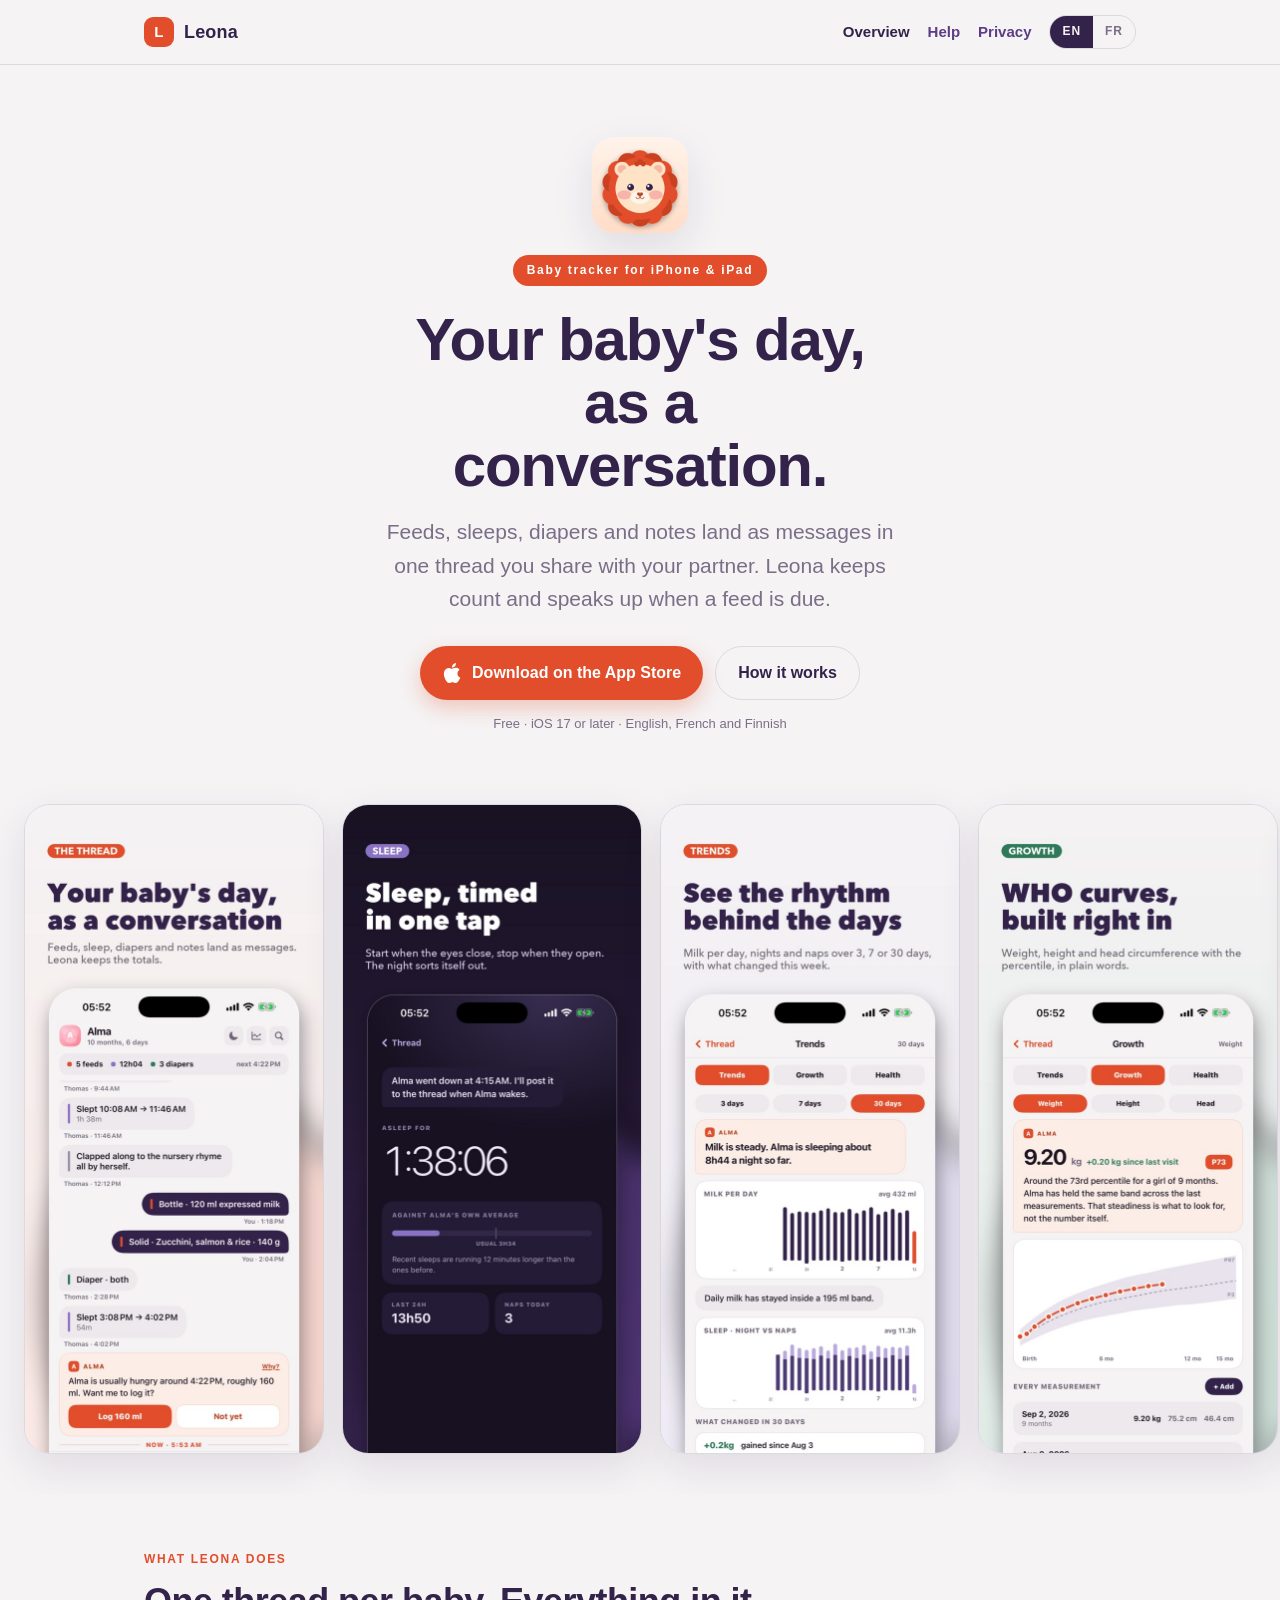
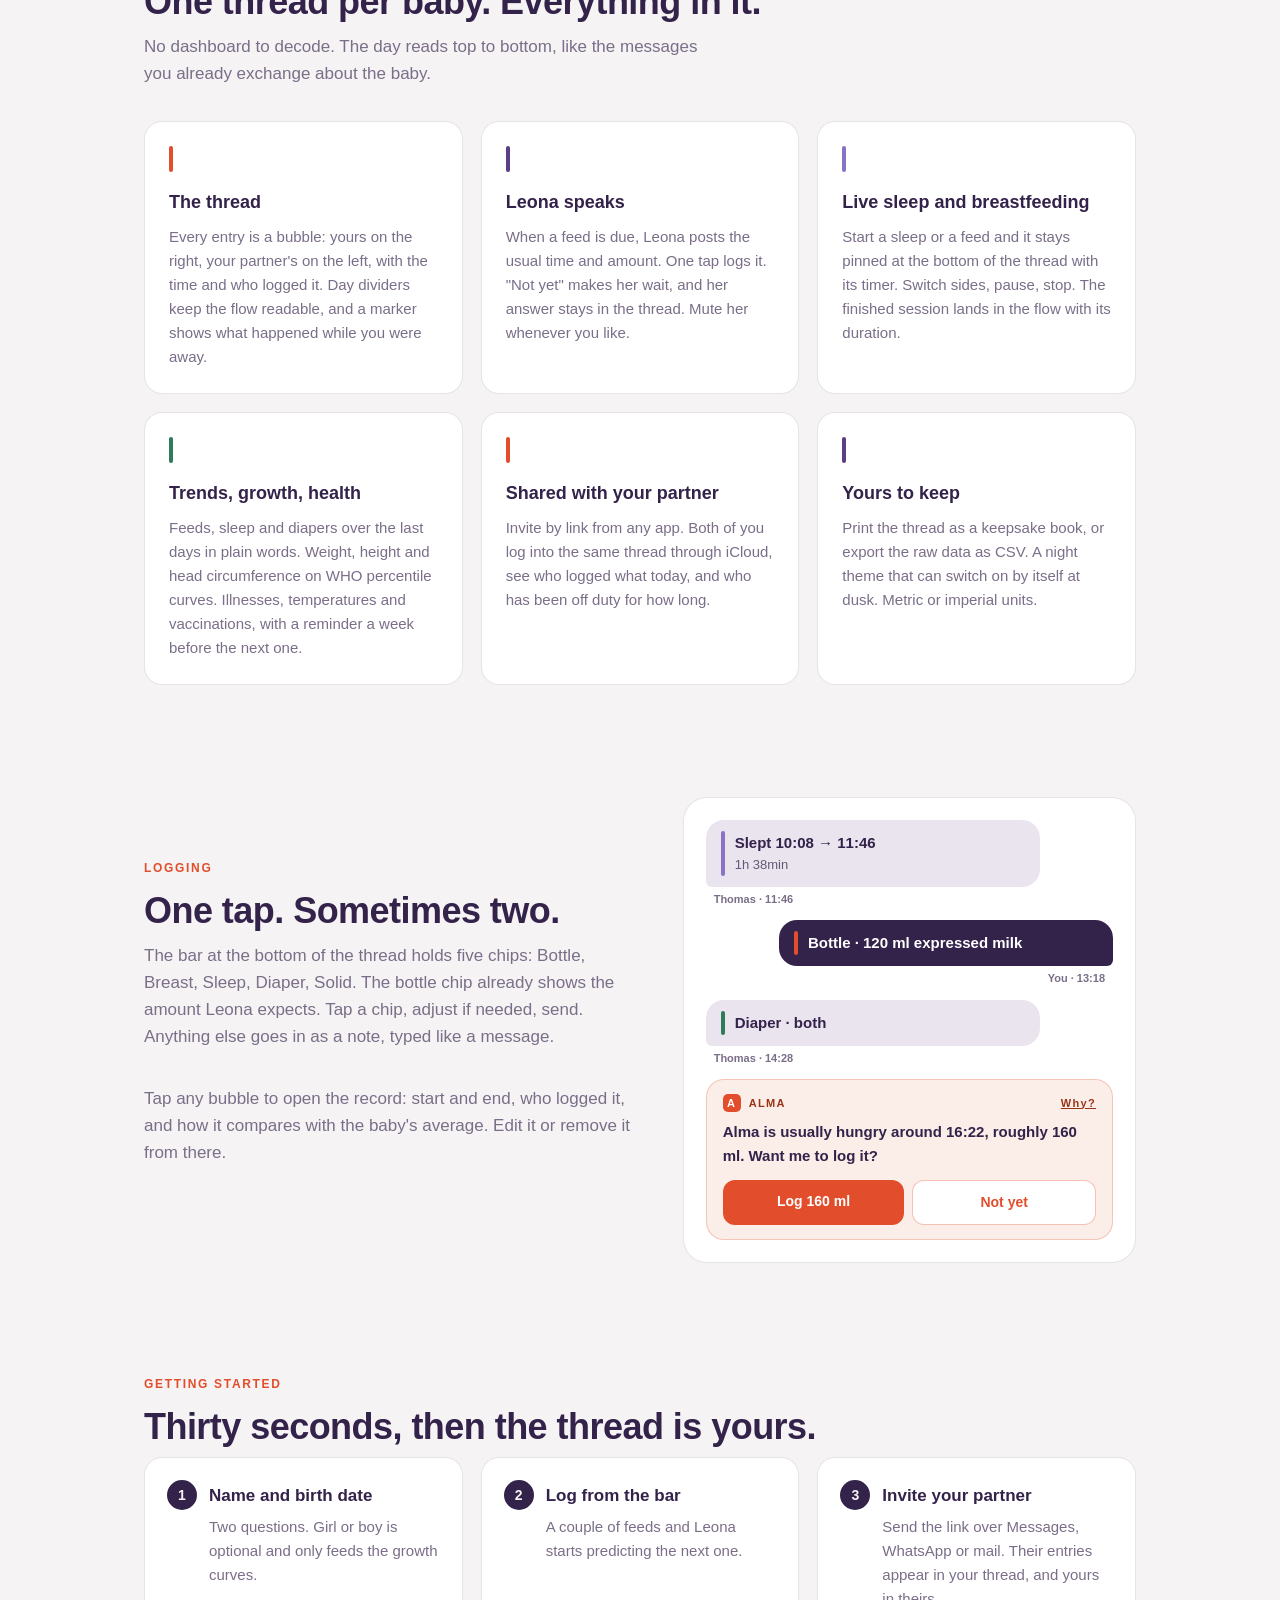
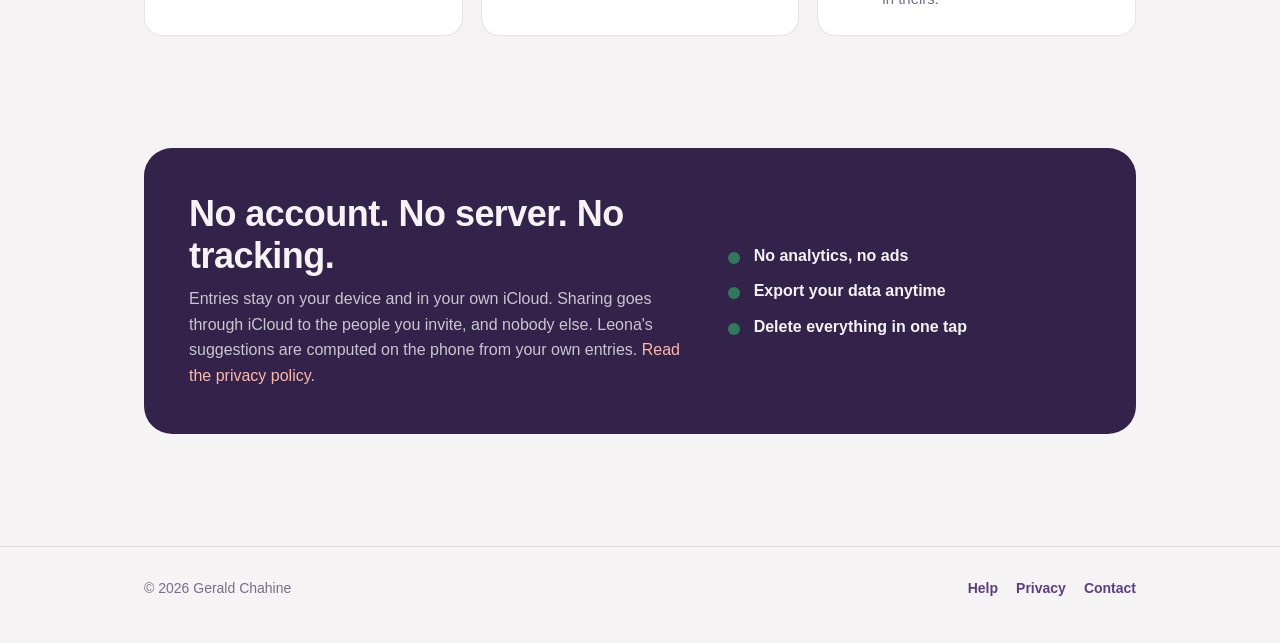
<file: docs/index.html>
<!DOCTYPE html>
<html lang="en" data-lang="en">
<head>
    <meta charset="UTF-8">
    <meta name="viewport" content="width=device-width, initial-scale=1.0">
    <title data-en="Leona · Your baby's day, as a conversation" data-fr="Leona · La journée de bébé, comme une conversation">Leona · Your baby's day, as a conversation</title>
    <meta name="description" content="Leona is a baby tracker for iPhone and iPad. Feeds, sleeps, diapers and notes land as messages in one thread shared with your partner, and Leona suggests the next feed right on time.">
    <link rel="icon" type="image/png" href="assets/icon.png">
    <link rel="apple-touch-icon" href="assets/icon.png">
    <link rel="stylesheet" href="site.css">
</head>
<body>
<header class="top">
    <div class="wrap">
        <a class="brand" href="index.html"><span class="mark">L</span>Leona</a>
        <nav class="nav">
            <a class="current hide-sm" href="index.html"><span data-l="en">Overview</span><span data-l="fr">Présentation</span></a>
            <a href="support.html"><span data-l="en">Help</span><span data-l="fr">Aide</span></a>
            <a class="hide-sm" href="privacy.html"><span data-l="en">Privacy</span><span data-l="fr">Confidentialité</span></a>
            <span class="lang"><button type="button" data-set="en">EN</button><button type="button" data-set="fr">FR</button></span>
        </nav>
    </div>
</header>

<section class="hero">
    <div class="wrap">
        <img class="appicon" src="assets/icon.png" alt="Leona app icon" width="96" height="96">
        <span class="eyebrow"><span data-l="en">Baby tracker for iPhone &amp; iPad</span><span data-l="fr">Suivi de bébé sur iPhone et iPad</span></span>
        <h1><span data-l="en">Your baby's day, as a conversation.</span><span data-l="fr">La journée de bébé, comme une conversation.</span></h1>
        <p class="lead">
            <span data-l="en">Feeds, sleeps, diapers and notes land as messages in one thread you share with your partner. Leona keeps count and speaks up when a feed is due.</span>
            <span data-l="fr">Repas, dodos, couches et notes arrivent en messages dans un fil partagé avec votre partenaire. Leona tient les comptes et prend la parole quand un repas approche.</span>
        </p>
        <div class="cta">
            <a class="btn" href="https://apps.apple.com/app/id6759004119">
                <svg viewBox="0 0 24 24" aria-hidden="true"><path d="M12.152 6.896c-.948 0-2.415-1.078-3.96-1.04-2.04.027-3.91 1.183-4.961 3.014-2.117 3.675-.546 9.103 1.519 12.09 1.013 1.454 2.208 3.09 3.792 3.039 1.52-.065 2.09-.987 3.935-.987 1.831 0 2.35.987 3.96.948 1.637-.026 2.676-1.48 3.676-2.948 1.156-1.688 1.636-3.325 1.662-3.415-.039-.013-3.182-1.221-3.22-4.857-.026-3.04 2.48-4.494 2.597-4.559-1.429-2.09-3.623-2.324-4.39-2.376-2-.156-3.675 1.09-4.61 1.09zM15.53 3.83c.843-1.012 1.4-2.427 1.245-3.83-1.207.052-2.662.805-3.532 1.818-.78.896-1.454 2.338-1.273 3.714 1.338.104 2.715-.688 3.559-1.701"/></svg>
                <span data-l="en">Download on the App Store</span><span data-l="fr">Télécharger sur l'App Store</span>
            </a>
            <a class="btn ghost" href="support.html"><span data-l="en">How it works</span><span data-l="fr">Comment ça marche</span></a>
        </div>
        <p class="fine">
            <span data-l="en">Free · iOS 17 or later · English, French and Finnish</span>
            <span data-l="fr">Gratuite · iOS 17 ou plus récent · anglais, français et finnois</span>
        </p>
    </div>
</section>

<div class="gallery" aria-label="Screenshots">
    <img data-l="en" loading="lazy" src="assets/en/01_Thread.jpg" alt="The thread: feeds, sleeps, diapers and notes as message bubbles">
    <img data-l="en" loading="lazy" src="assets/en/02_Sleep.jpg" alt="A running sleep session in the night theme">
    <img data-l="en" loading="lazy" src="assets/en/03_Trends.jpg" alt="Trends over the last days">
    <img data-l="en" loading="lazy" src="assets/en/04_Growth.jpg" alt="Growth on WHO percentile curves">
    <img data-l="en" loading="lazy" src="assets/en/05_Health.jpg" alt="Health records and the next vaccination">
    <img data-l="en" loading="lazy" src="assets/en/06_Sharing.jpg" alt="Sharing the thread with a partner">
    <img data-l="en" loading="lazy" src="assets/en/07_Welcome.jpg" alt="The 30-second welcome">
    <img data-l="fr" loading="lazy" src="assets/fr/01_Thread.jpg" alt="Le fil : repas, dodos, couches et notes en bulles">
    <img data-l="fr" loading="lazy" src="assets/fr/02_Sleep.jpg" alt="Un dodo en cours, en thème nuit">
    <img data-l="fr" loading="lazy" src="assets/fr/03_Trends.jpg" alt="Les tendances des derniers jours">
    <img data-l="fr" loading="lazy" src="assets/fr/04_Growth.jpg" alt="La croissance sur les courbes OMS">
    <img data-l="fr" loading="lazy" src="assets/fr/05_Health.jpg" alt="Le dossier santé et la prochaine vaccination">
    <img data-l="fr" loading="lazy" src="assets/fr/06_Sharing.jpg" alt="Le fil partagé avec un partenaire">
    <img data-l="fr" loading="lazy" src="assets/fr/07_Welcome.jpg" alt="La prise en main en 30 secondes">
</div>

<section id="features">
    <div class="wrap">
        <p class="label"><span data-l="en">What Leona does</span><span data-l="fr">Ce que fait Leona</span></p>
        <h2><span data-l="en">One thread per baby. Everything in it.</span><span data-l="fr">Un fil par bébé. Tout dedans.</span></h2>
        <p class="sub">
            <span data-l="en">No dashboard to decode. The day reads top to bottom, like the messages you already exchange about the baby.</span>
            <span data-l="fr">Pas de tableau de bord à décoder. La journée se lit de haut en bas, comme les messages que vous échangez déjà au sujet de bébé.</span>
        </p>
        <div class="grid">
            <div class="card"><div class="tick vermilion"></div>
                <div data-l="en"><h3>The thread</h3><p>Every entry is a bubble: yours on the right, your partner's on the left, with the time and who logged it. Day dividers keep the flow readable, and a marker shows what happened while you were away.</p></div>
                <div data-l="fr"><h3>Le fil</h3><p>Chaque entrée est une bulle : les vôtres à droite, celles de votre partenaire à gauche, avec l'heure et qui l'a notée. Des séparateurs par jour gardent le fil lisible, et un repère montre ce qui s'est passé pendant votre absence.</p></div>
            </div>
            <div class="card"><div class="tick plum"></div>
                <div data-l="en"><h3>Leona speaks</h3><p>When a feed is due, Leona posts the usual time and amount. One tap logs it. "Not yet" makes her wait, and her answer stays in the thread. Mute her whenever you like.</p></div>
                <div data-l="fr"><h3>Leona parle</h3><p>Quand un repas approche, Leona propose l'heure et la quantité habituelles. Un tap pour noter. « Pas encore » la fait patienter, et sa réponse reste dans le fil. Vous pouvez la faire taire quand vous voulez.</p></div>
            </div>
            <div class="card"><div class="tick lilac"></div>
                <div data-l="en"><h3>Live sleep and breastfeeding</h3><p>Start a sleep or a feed and it stays pinned at the bottom of the thread with its timer. Switch sides, pause, stop. The finished session lands in the flow with its duration.</p></div>
                <div data-l="fr"><h3>Dodo et tétée en direct</h3><p>Lancez un dodo ou une tétée : la session reste épinglée en bas du fil avec son chrono. Changez de côté, mettez en pause, arrêtez. La session terminée rejoint le fil avec sa durée.</p></div>
            </div>
            <div class="card"><div class="tick moss"></div>
                <div data-l="en"><h3>Trends, growth, health</h3><p>Feeds, sleep and diapers over the last days in plain words. Weight, height and head circumference on WHO percentile curves. Illnesses, temperatures and vaccinations, with a reminder a week before the next one.</p></div>
                <div data-l="fr"><h3>Tendances, croissance, santé</h3><p>Repas, sommeil et couches des derniers jours, en mots simples. Poids, taille et périmètre crânien sur les courbes de percentiles OMS. Maladies, températures et vaccinations, avec un rappel une semaine avant la prochaine.</p></div>
            </div>
            <div class="card"><div class="tick vermilion"></div>
                <div data-l="en"><h3>Shared with your partner</h3><p>Invite by link from any app. Both of you log into the same thread through iCloud, see who logged what today, and who has been off duty for how long.</p></div>
                <div data-l="fr"><h3>Partagé avec votre partenaire</h3><p>Invitez par lien depuis n'importe quelle app. Vous notez tous les deux dans le même fil via iCloud, vous voyez qui a noté quoi aujourd'hui, et qui est de repos depuis combien de temps.</p></div>
            </div>
            <div class="card"><div class="tick plum"></div>
                <div data-l="en"><h3>Yours to keep</h3><p>Print the thread as a keepsake book, or export the raw data as CSV. A night theme that can switch on by itself at dusk. Metric or imperial units.</p></div>
                <div data-l="fr"><h3>Un souvenir à garder</h3><p>Imprimez le fil en livre souvenir, ou exportez les données brutes en CSV. Un thème nuit qui peut s'activer tout seul au crépuscule. Unités métriques ou impériales.</p></div>
            </div>
        </div>
    </div>
</section>

<section id="logging">
    <div class="wrap split">
        <div>
            <p class="label"><span data-l="en">Logging</span><span data-l="fr">Saisie</span></p>
            <h2><span data-l="en">One tap. Sometimes two.</span><span data-l="fr">Un tap. Parfois deux.</span></h2>
            <div data-l="en">
                <p class="sub">The bar at the bottom of the thread holds five chips: Bottle, Breast, Sleep, Diaper, Solid. The bottle chip already shows the amount Leona expects. Tap a chip, adjust if needed, send. Anything else goes in as a note, typed like a message.</p>
                <p class="sub">Tap any bubble to open the record: start and end, who logged it, and how it compares with the baby's average. Edit it or remove it from there.</p>
            </div>
            <div data-l="fr">
                <p class="sub">La barre en bas du fil porte cinq puces : Biberon, Sein, Dodo, Couche, Solide. La puce biberon affiche déjà la quantité que Leona attend. Un tap sur la puce, un ajustement si besoin, envoi. Tout le reste part en note, tapée comme un message.</p>
                <p class="sub">Un tap sur une bulle ouvre la fiche : début et fin, qui l'a notée, et l'écart avec la moyenne de bébé. Vous la modifiez ou la retirez depuis là.</p>
            </div>
        </div>
        <div class="thread" aria-hidden="true">
            <div data-l="en">
                <div class="bubble theirs"><i style="background:var(--lilac)"></i><div>Slept 10:08 → 11:46<small>1h 38min</small></div></div>
                <p class="meta">Thomas · 11:46</p>
                <div class="bubble mine"><i style="background:var(--vermilion)"></i><div>Bottle · 120 ml expressed milk</div></div>
                <p class="meta right">You · 13:18</p>
                <div class="bubble theirs"><i style="background:var(--moss)"></i><div>Diaper · both</div></div>
                <p class="meta">Thomas · 14:28</p>
                <div class="suggest">
                    <div class="who"><b>A</b>ALMA <span style="margin-left:auto;text-decoration:underline">Why?</span></div>
                    <p>Alma is usually hungry around 16:22, roughly 160 ml. Want me to log it?</p>
                    <div class="row"><span class="go">Log 160 ml</span><span class="no">Not yet</span></div>
                </div>
            </div>
            <div data-l="fr">
                <div class="bubble theirs"><i style="background:var(--lilac)"></i><div>Dodo 10:08 → 11:46<small>1h 38min</small></div></div>
                <p class="meta">Thomas · 11:46</p>
                <div class="bubble mine"><i style="background:var(--vermilion)"></i><div>Biberon · 120 ml de lait tiré</div></div>
                <p class="meta right">Vous · 13:18</p>
                <div class="bubble theirs"><i style="background:var(--moss)"></i><div>Couche · les deux</div></div>
                <p class="meta">Thomas · 14:28</p>
                <div class="suggest">
                    <div class="who"><b>A</b>ALMA <span style="margin-left:auto;text-decoration:underline">Pourquoi ?</span></div>
                    <p>Alma a généralement faim vers 16:22, environ 160 ml. Je l'enregistre ?</p>
                    <div class="row"><span class="go">Noter 160 ml</span><span class="no">Pas encore</span></div>
                </div>
            </div>
        </div>
    </div>
</section>

<section id="start">
    <div class="wrap">
        <p class="label"><span data-l="en">Getting started</span><span data-l="fr">Pour commencer</span></p>
        <h2><span data-l="en">Thirty seconds, then the thread is yours.</span><span data-l="fr">Trente secondes, puis le fil est à vous.</span></h2>
        <div class="steps">
            <div class="step">
                <div data-l="en"><h3>Name and birth date</h3><p>Two questions. Girl or boy is optional and only feeds the growth curves.</p></div>
                <div data-l="fr"><h3>Prénom et date de naissance</h3><p>Deux questions. Fille ou garçon reste facultatif et ne sert qu'aux courbes de croissance.</p></div>
            </div>
            <div class="step">
                <div data-l="en"><h3>Log from the bar</h3><p>A couple of feeds and Leona starts predicting the next one.</p></div>
                <div data-l="fr"><h3>Notez depuis la barre</h3><p>Deux ou trois repas et Leona commence à prédire le suivant.</p></div>
            </div>
            <div class="step">
                <div data-l="en"><h3>Invite your partner</h3><p>Send the link over Messages, WhatsApp or mail. Their entries appear in your thread, and yours in theirs.</p></div>
                <div data-l="fr"><h3>Invitez votre partenaire</h3><p>Envoyez le lien par Messages, WhatsApp ou mail. Ses entrées apparaissent dans votre fil, et les vôtres dans le sien.</p></div>
            </div>
        </div>
    </div>
</section>

<section id="privacy">
    <div class="wrap">
        <div class="band">
            <div>
                <h2><span data-l="en">No account. No server. No tracking.</span><span data-l="fr">Pas de compte. Pas de serveur. Pas de pistage.</span></h2>
                <p data-l="en">Entries stay on your device and in your own iCloud. Sharing goes through iCloud to the people you invite, and nobody else. Leona's suggestions are computed on the phone from your own entries. <a href="privacy.html">Read the privacy policy</a>.</p>
                <p data-l="fr">Les entrées restent sur votre appareil et dans votre propre iCloud. Le partage passe par iCloud vers les personnes que vous invitez, et personne d'autre. Les suggestions de Leona sont calculées sur le téléphone à partir de vos propres entrées. <a href="privacy.html">Lire la politique de confidentialité</a>.</p>
            </div>
            <ul>
                <li><span data-l="en">No analytics, no ads</span><span data-l="fr">Ni statistiques d'usage, ni publicité</span></li>
                <li><span data-l="en">Export your data anytime</span><span data-l="fr">Exportez vos données quand vous voulez</span></li>
                <li><span data-l="en">Delete everything in one tap</span><span data-l="fr">Supprimez tout en un tap</span></li>
            </ul>
        </div>
    </div>
</section>

<footer>
    <div class="wrap">
        <span>&copy; 2026 Gerald Chahine</span>
        <nav>
            <a href="support.html"><span data-l="en">Help</span><span data-l="fr">Aide</span></a>
            <a href="privacy.html"><span data-l="en">Privacy</span><span data-l="fr">Confidentialité</span></a>
            <a href="mailto:gerald.chahine@pm.me">Contact</a>
        </nav>
    </div>
</footer>
<script src="site.js"></script>
</body>
</html>
</file>
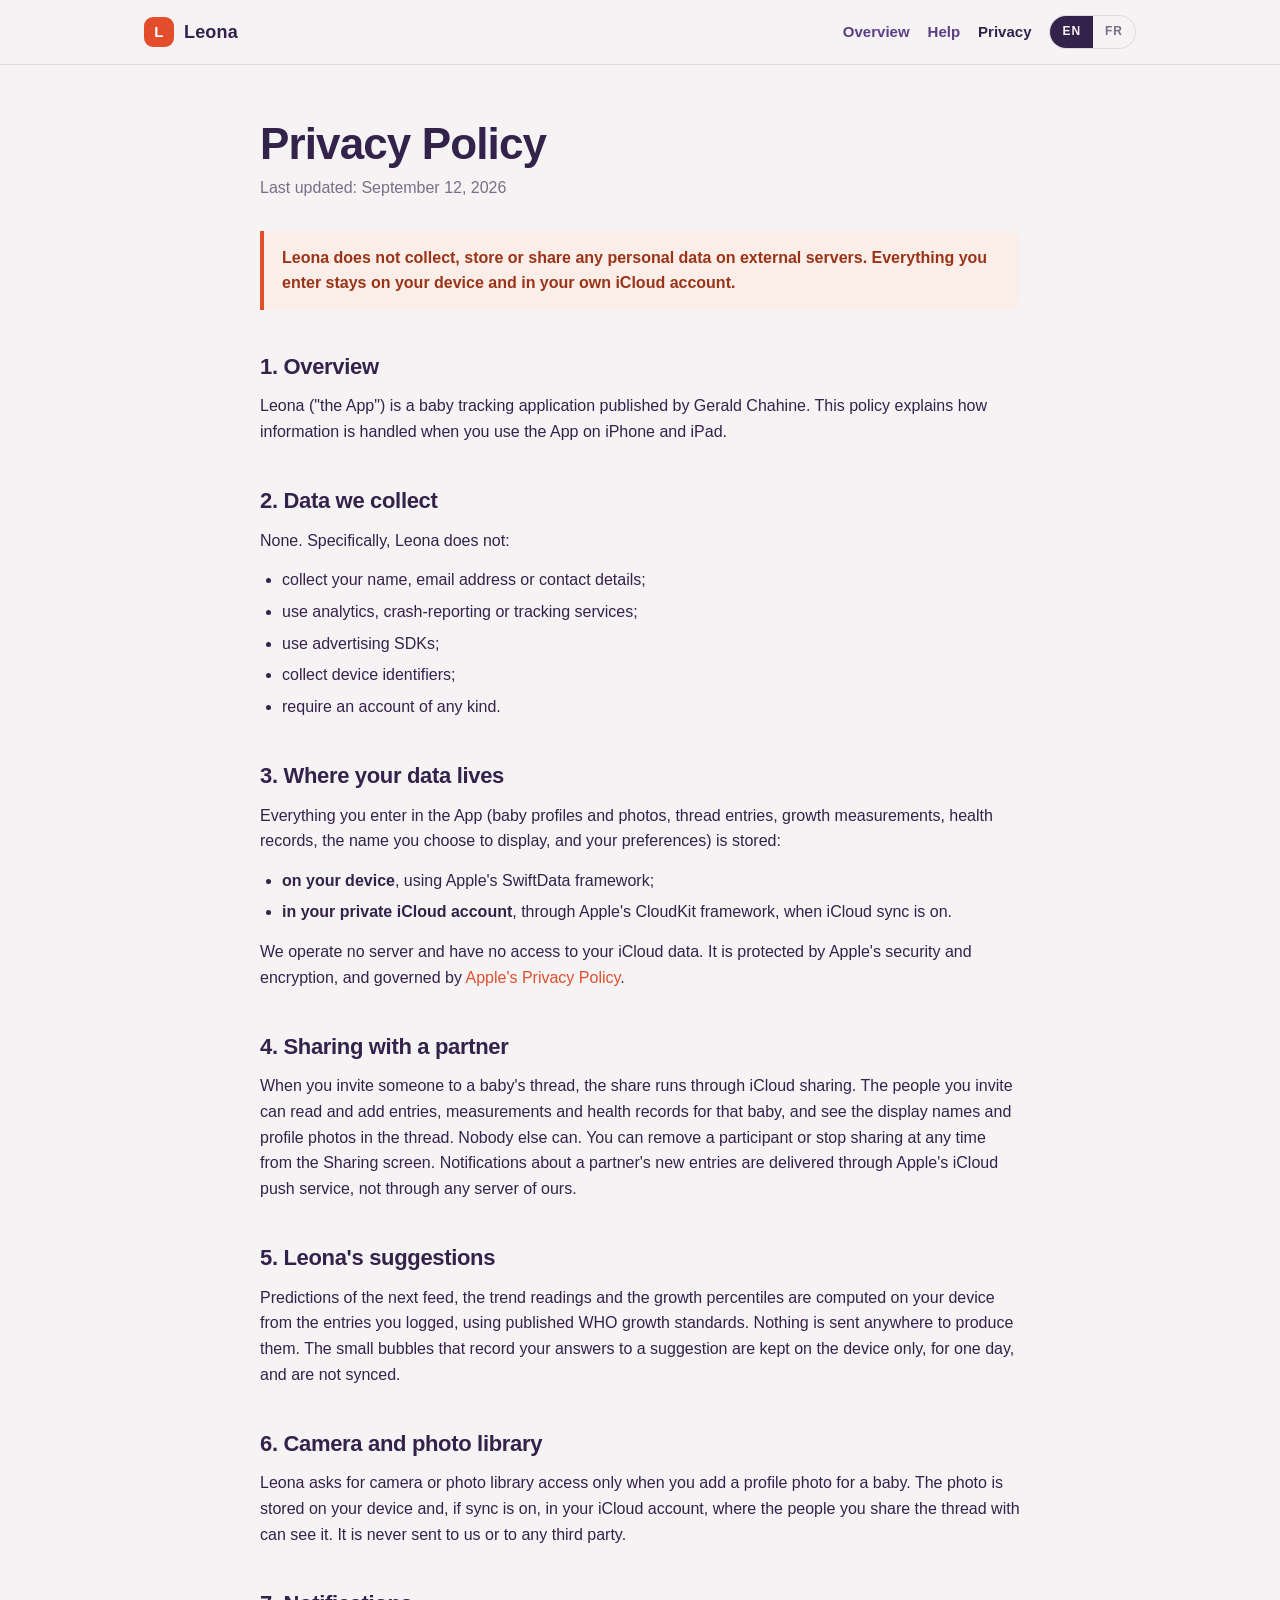
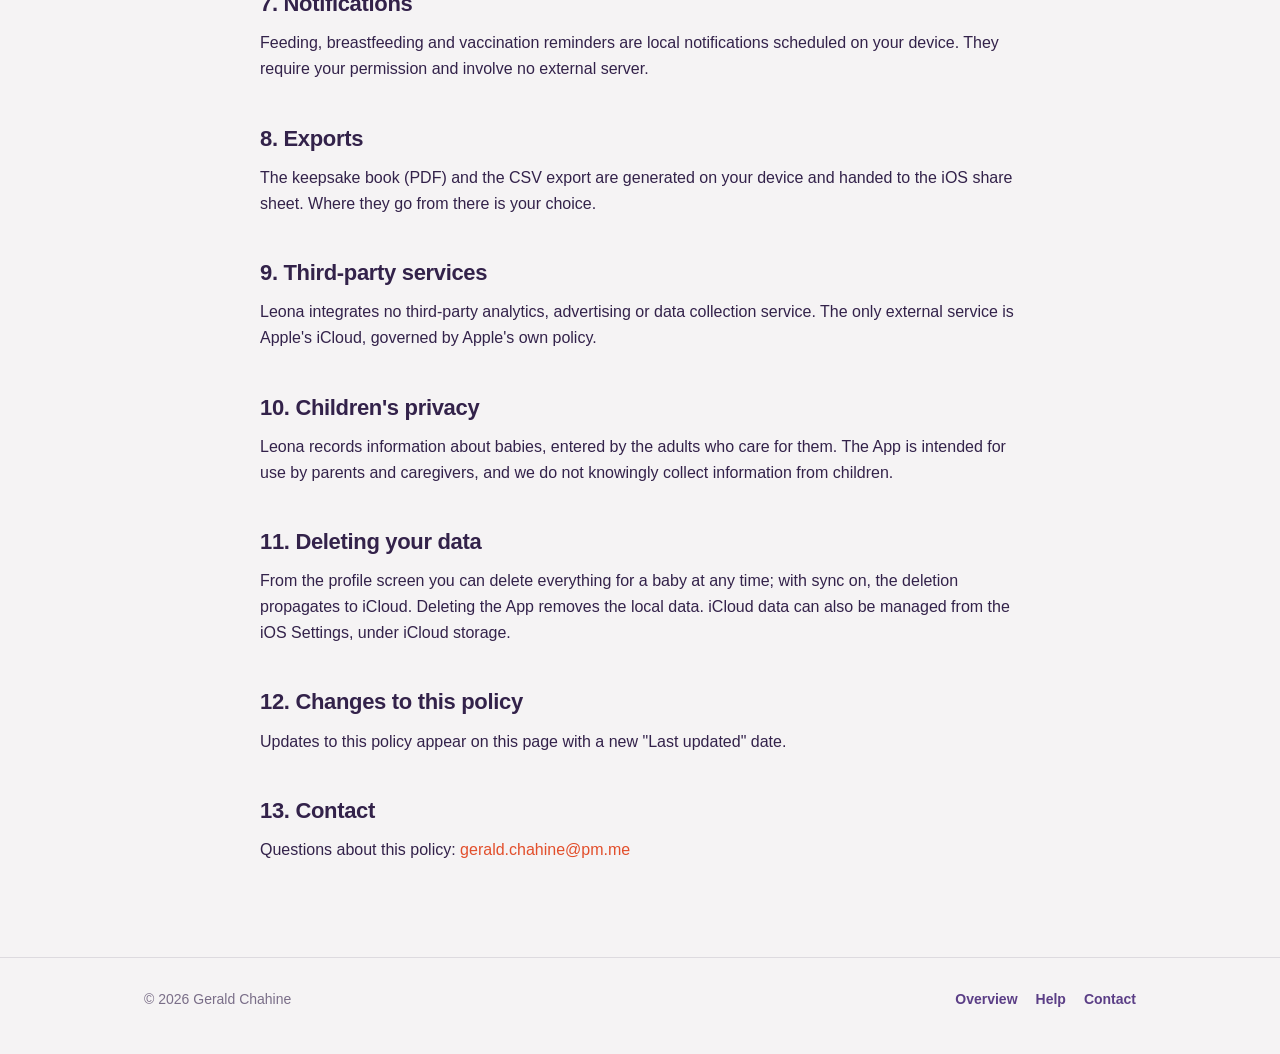
<file: docs/privacy.html>
<!DOCTYPE html>
<html lang="en" data-lang="en">
<head>
    <meta charset="UTF-8">
    <meta name="viewport" content="width=device-width, initial-scale=1.0">
    <title data-en="Leona · Privacy Policy" data-fr="Leona · Politique de confidentialité">Leona · Privacy Policy</title>
    <meta name="description" content="Leona's privacy policy: no account, no server, no tracking. Your baby's data stays on your device and in your own iCloud.">
    <link rel="icon" type="image/png" href="assets/icon.png">
    <link rel="stylesheet" href="site.css">
</head>
<body>
<header class="top">
    <div class="wrap">
        <a class="brand" href="index.html"><span class="mark">L</span>Leona</a>
        <nav class="nav">
            <a class="hide-sm" href="index.html"><span data-l="en">Overview</span><span data-l="fr">Présentation</span></a>
            <a href="support.html"><span data-l="en">Help</span><span data-l="fr">Aide</span></a>
            <a class="current hide-sm" href="privacy.html"><span data-l="en">Privacy</span><span data-l="fr">Confidentialité</span></a>
            <span class="lang"><button type="button" data-set="en">EN</button><button type="button" data-set="fr">FR</button></span>
        </nav>
    </div>
</header>

<main class="wrap narrow doc">

<!-- ======================= ENGLISH ======================= -->
<div data-l="en">
    <h1>Privacy Policy</h1>
    <p class="date">Last updated: September 12, 2026</p>

    <div class="highlight">
        <p>Leona does not collect, store or share any personal data on external servers. Everything you enter stays on your device and in your own iCloud account.</p>
    </div>

    <h2>1. Overview</h2>
    <p>Leona ("the App") is a baby tracking application published by Gerald Chahine. This policy explains how information is handled when you use the App on iPhone and iPad.</p>

    <h2>2. Data we collect</h2>
    <p>None. Specifically, Leona does not:</p>
    <ul>
        <li>collect your name, email address or contact details;</li>
        <li>use analytics, crash-reporting or tracking services;</li>
        <li>use advertising SDKs;</li>
        <li>collect device identifiers;</li>
        <li>require an account of any kind.</li>
    </ul>

    <h2>3. Where your data lives</h2>
    <p>Everything you enter in the App (baby profiles and photos, thread entries, growth measurements, health records, the name you choose to display, and your preferences) is stored:</p>
    <ul>
        <li><strong>on your device</strong>, using Apple's SwiftData framework;</li>
        <li><strong>in your private iCloud account</strong>, through Apple's CloudKit framework, when iCloud sync is on.</li>
    </ul>
    <p>We operate no server and have no access to your iCloud data. It is protected by Apple's security and encryption, and governed by <a href="https://www.apple.com/legal/privacy/">Apple's Privacy Policy</a>.</p>

    <h2>4. Sharing with a partner</h2>
    <p>When you invite someone to a baby's thread, the share runs through iCloud sharing. The people you invite can read and add entries, measurements and health records for that baby, and see the display names and profile photos in the thread. Nobody else can. You can remove a participant or stop sharing at any time from the Sharing screen. Notifications about a partner's new entries are delivered through Apple's iCloud push service, not through any server of ours.</p>

    <h2>5. Leona's suggestions</h2>
    <p>Predictions of the next feed, the trend readings and the growth percentiles are computed on your device from the entries you logged, using published WHO growth standards. Nothing is sent anywhere to produce them. The small bubbles that record your answers to a suggestion are kept on the device only, for one day, and are not synced.</p>

    <h2>6. Camera and photo library</h2>
    <p>Leona asks for camera or photo library access only when you add a profile photo for a baby. The photo is stored on your device and, if sync is on, in your iCloud account, where the people you share the thread with can see it. It is never sent to us or to any third party.</p>

    <h2>7. Notifications</h2>
    <p>Feeding, breastfeeding and vaccination reminders are local notifications scheduled on your device. They require your permission and involve no external server.</p>

    <h2>8. Exports</h2>
    <p>The keepsake book (PDF) and the CSV export are generated on your device and handed to the iOS share sheet. Where they go from there is your choice.</p>

    <h2>9. Third-party services</h2>
    <p>Leona integrates no third-party analytics, advertising or data collection service. The only external service is Apple's iCloud, governed by Apple's own policy.</p>

    <h2>10. Children's privacy</h2>
    <p>Leona records information about babies, entered by the adults who care for them. The App is intended for use by parents and caregivers, and we do not knowingly collect information from children.</p>

    <h2>11. Deleting your data</h2>
    <p>From the profile screen you can delete everything for a baby at any time; with sync on, the deletion propagates to iCloud. Deleting the App removes the local data. iCloud data can also be managed from the iOS Settings, under iCloud storage.</p>

    <h2>12. Changes to this policy</h2>
    <p>Updates to this policy appear on this page with a new "Last updated" date.</p>

    <h2>13. Contact</h2>
    <p>Questions about this policy: <a href="mailto:gerald.chahine@pm.me">gerald.chahine@pm.me</a></p>
</div>

<!-- ======================= FRANÇAIS ======================= -->
<div data-l="fr">
    <h1>Politique de confidentialité</h1>
    <p class="date">Dernière mise à jour : 12 septembre 2026</p>

    <div class="highlight">
        <p>Leona ne collecte, ne stocke ni ne partage aucune donnée personnelle sur des serveurs externes. Tout ce que vous saisissez reste sur votre appareil et dans votre propre compte iCloud.</p>
    </div>

    <h2>1. Présentation</h2>
    <p>Leona (« l'App ») est une application de suivi de bébé publiée par Gerald Chahine. Cette politique explique comment les informations sont traitées quand vous utilisez l'App sur iPhone et iPad.</p>

    <h2>2. Données collectées</h2>
    <p>Aucune. Concrètement, Leona :</p>
    <ul>
        <li>ne collecte ni votre nom, ni votre adresse e-mail, ni vos coordonnées ;</li>
        <li>n'utilise aucun service de statistiques d'usage, de rapport de plantage ou de pistage ;</li>
        <li>n'intègre aucun SDK publicitaire ;</li>
        <li>ne collecte aucun identifiant d'appareil ;</li>
        <li>ne demande aucun compte.</li>
    </ul>

    <h2>3. Où vivent vos données</h2>
    <p>Tout ce que vous saisissez dans l'App (profils et photos de bébé, entrées du fil, mesures de croissance, fiches santé, le nom que vous choisissez d'afficher et vos préférences) est stocké :</p>
    <ul>
        <li><strong>sur votre appareil</strong>, via le framework SwiftData d'Apple ;</li>
        <li><strong>dans votre compte iCloud privé</strong>, via le framework CloudKit d'Apple, quand la synchronisation iCloud est activée.</li>
    </ul>
    <p>Nous n'exploitons aucun serveur et n'avons aucun accès à vos données iCloud. Elles sont protégées par la sécurité et le chiffrement d'Apple, et régies par la <a href="https://www.apple.com/legal/privacy/">politique de confidentialité d'Apple</a>.</p>

    <h2>4. Partage avec un partenaire</h2>
    <p>Quand vous invitez quelqu'un dans le fil d'un bébé, le partage passe par le partage iCloud. Les personnes invitées peuvent lire et ajouter des entrées, des mesures et des fiches santé pour ce bébé, et voir les noms affichés et les photos de profil du fil. Personne d'autre ne le peut. Vous pouvez retirer un participant ou arrêter le partage à tout moment depuis l'écran Partage. Les notifications signalant les nouvelles entrées d'un partenaire transitent par le service de notifications iCloud d'Apple, jamais par un serveur à nous.</p>

    <h2>5. Les suggestions de Leona</h2>
    <p>La prédiction du prochain repas, les lectures de tendances et les percentiles de croissance sont calculés sur votre appareil à partir des entrées que vous avez notées, avec les normes de croissance publiées par l'OMS. Rien n'est envoyé nulle part pour les produire. Les petites bulles qui gardent vos réponses à une suggestion restent sur l'appareil uniquement, pendant une journée, et ne sont pas synchronisées.</p>

    <h2>6. Appareil photo et photothèque</h2>
    <p>Leona demande l'accès à l'appareil photo ou à la photothèque uniquement quand vous ajoutez une photo de profil pour un bébé. La photo est stockée sur votre appareil et, si la synchronisation est activée, dans votre compte iCloud, où les personnes avec qui vous partagez le fil peuvent la voir. Elle n'est jamais transmise à nous ni à un tiers.</p>

    <h2>7. Notifications</h2>
    <p>Les rappels de repas, de tétée et de vaccination sont des notifications locales programmées sur votre appareil. Elles nécessitent votre autorisation et n'impliquent aucun serveur externe.</p>

    <h2>8. Exports</h2>
    <p>Le livre souvenir (PDF) et l'export CSV sont générés sur votre appareil et remis à la feuille de partage iOS. Leur destination ensuite dépend de vous.</p>

    <h2>9. Services tiers</h2>
    <p>Leona n'intègre aucun service tiers de statistiques, de publicité ou de collecte de données. Le seul service externe est iCloud d'Apple, régi par la politique d'Apple.</p>

    <h2>10. Vie privée des enfants</h2>
    <p>Leona enregistre des informations sur des bébés, saisies par les adultes qui s'en occupent. L'App est destinée aux parents et aux personnes qui prennent soin de l'enfant ; nous ne collectons sciemment aucune information auprès d'enfants.</p>

    <h2>11. Supprimer vos données</h2>
    <p>Depuis l'écran de profil, vous pouvez tout supprimer pour un bébé à tout moment ; avec la synchronisation active, la suppression se propage à iCloud. Supprimer l'App efface les données locales. Les données iCloud se gèrent aussi depuis les Réglages iOS, sous le stockage iCloud.</p>

    <h2>12. Modifications de cette politique</h2>
    <p>Les mises à jour de cette politique apparaissent sur cette page avec une nouvelle date de « Dernière mise à jour ».</p>

    <h2>13. Contact</h2>
    <p>Questions sur cette politique : <a href="mailto:gerald.chahine@pm.me">gerald.chahine@pm.me</a></p>
</div>

</main>

<footer>
    <div class="wrap">
        <span>&copy; 2026 Gerald Chahine</span>
        <nav>
            <a href="index.html"><span data-l="en">Overview</span><span data-l="fr">Présentation</span></a>
            <a href="support.html"><span data-l="en">Help</span><span data-l="fr">Aide</span></a>
            <a href="mailto:gerald.chahine@pm.me">Contact</a>
        </nav>
    </div>
</footer>
<script src="site.js"></script>
</body>
</html>
</file>
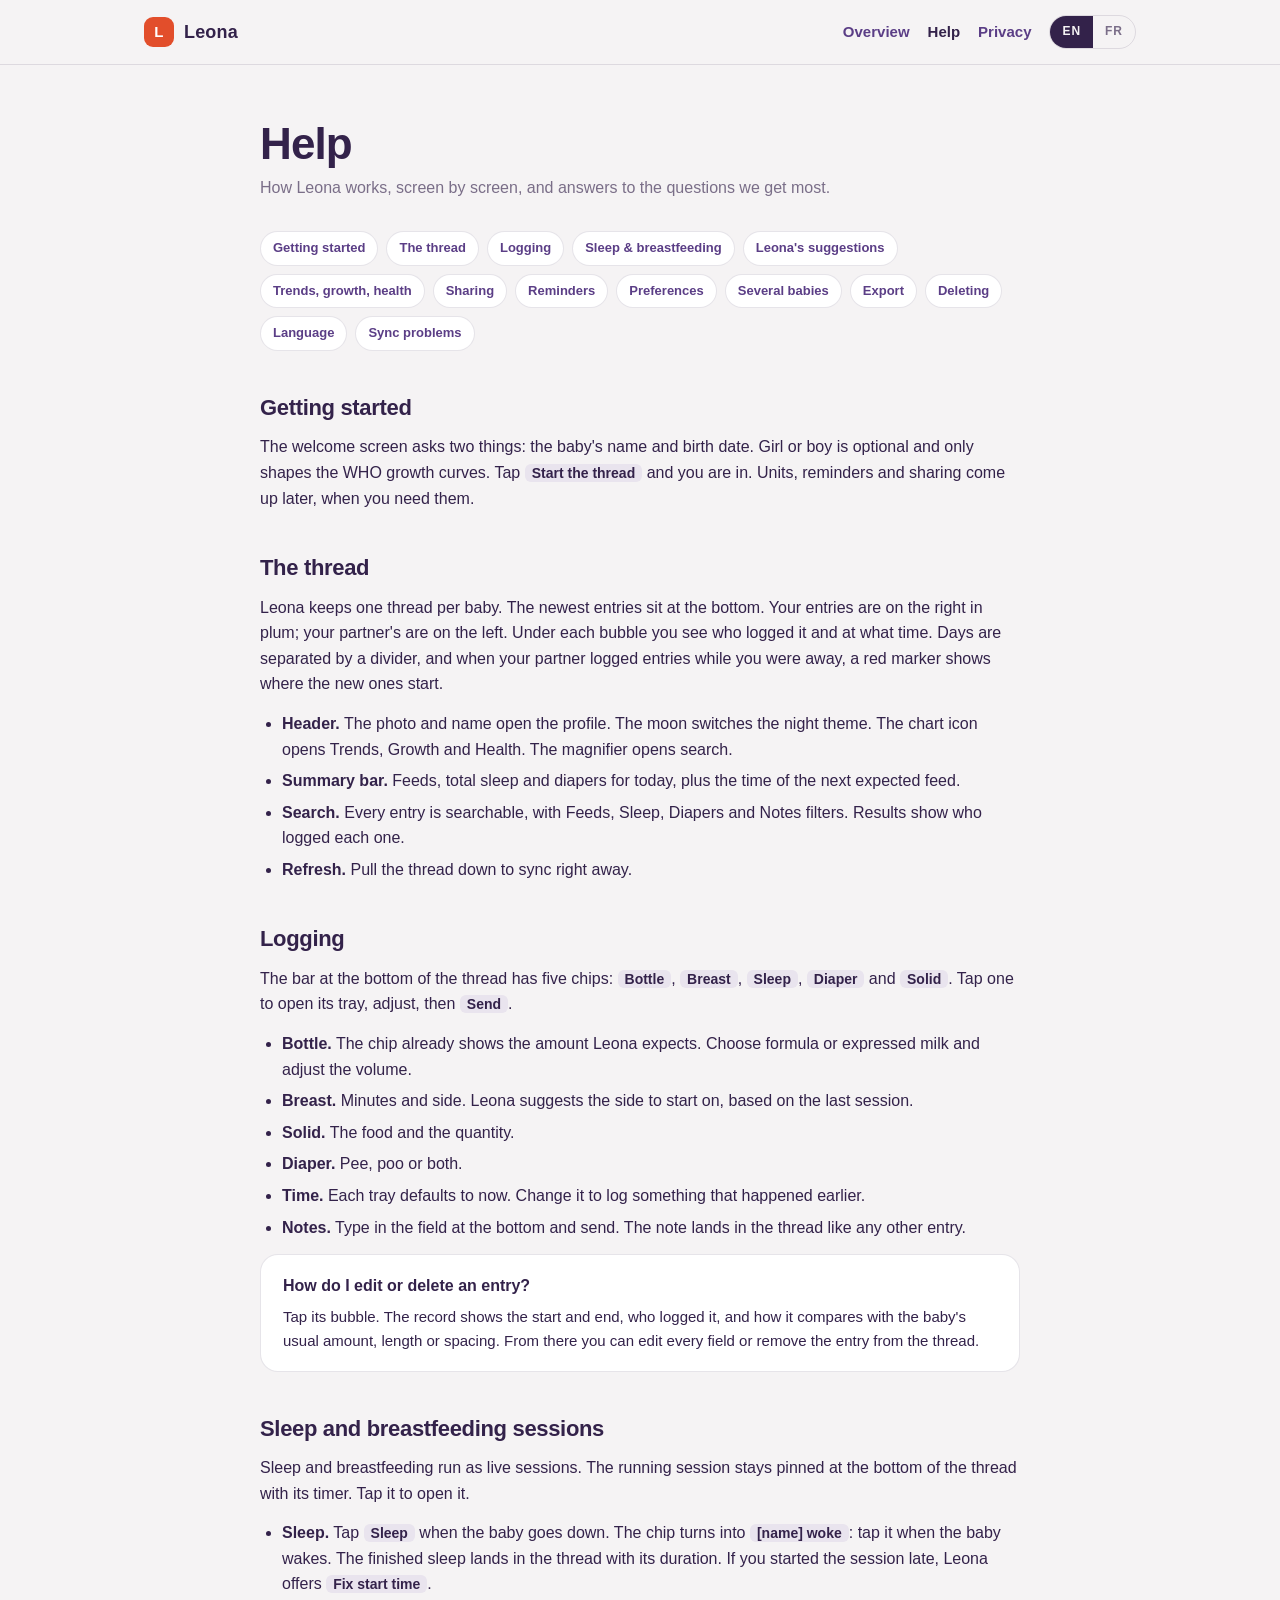
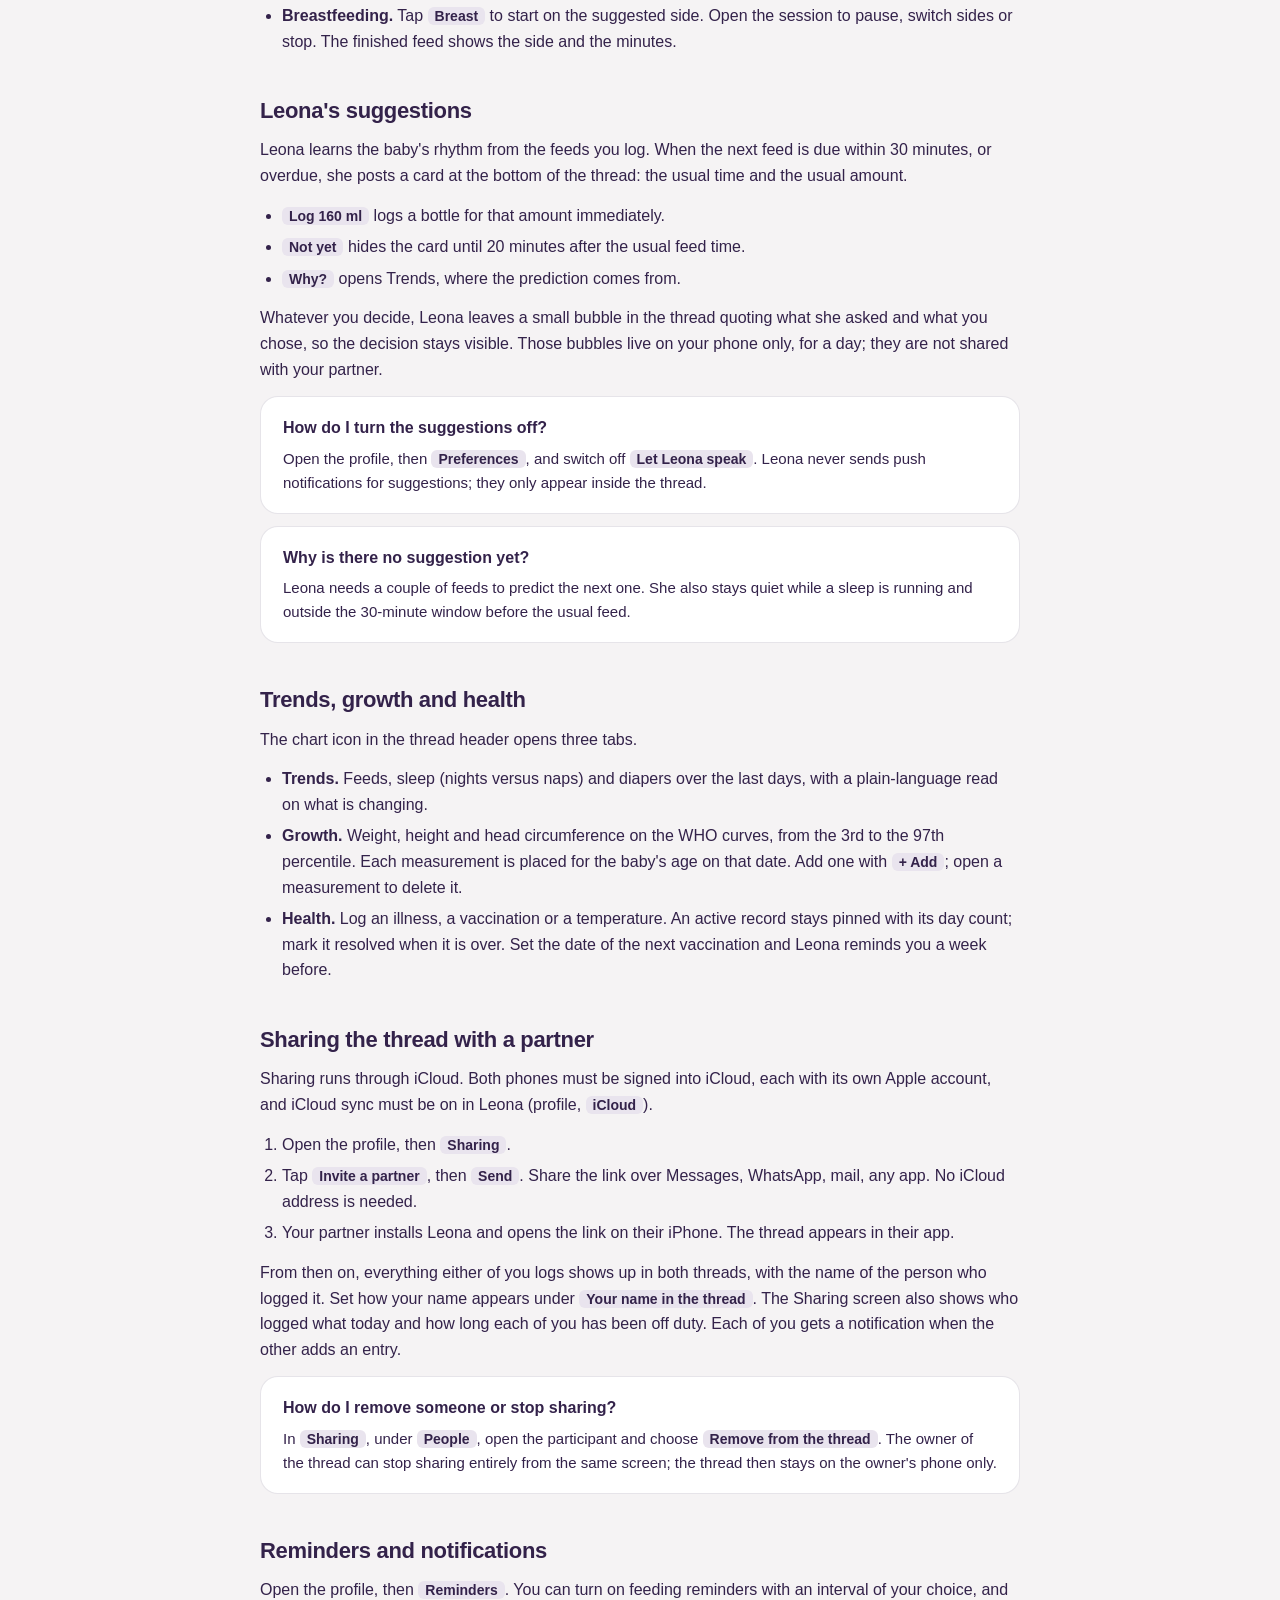
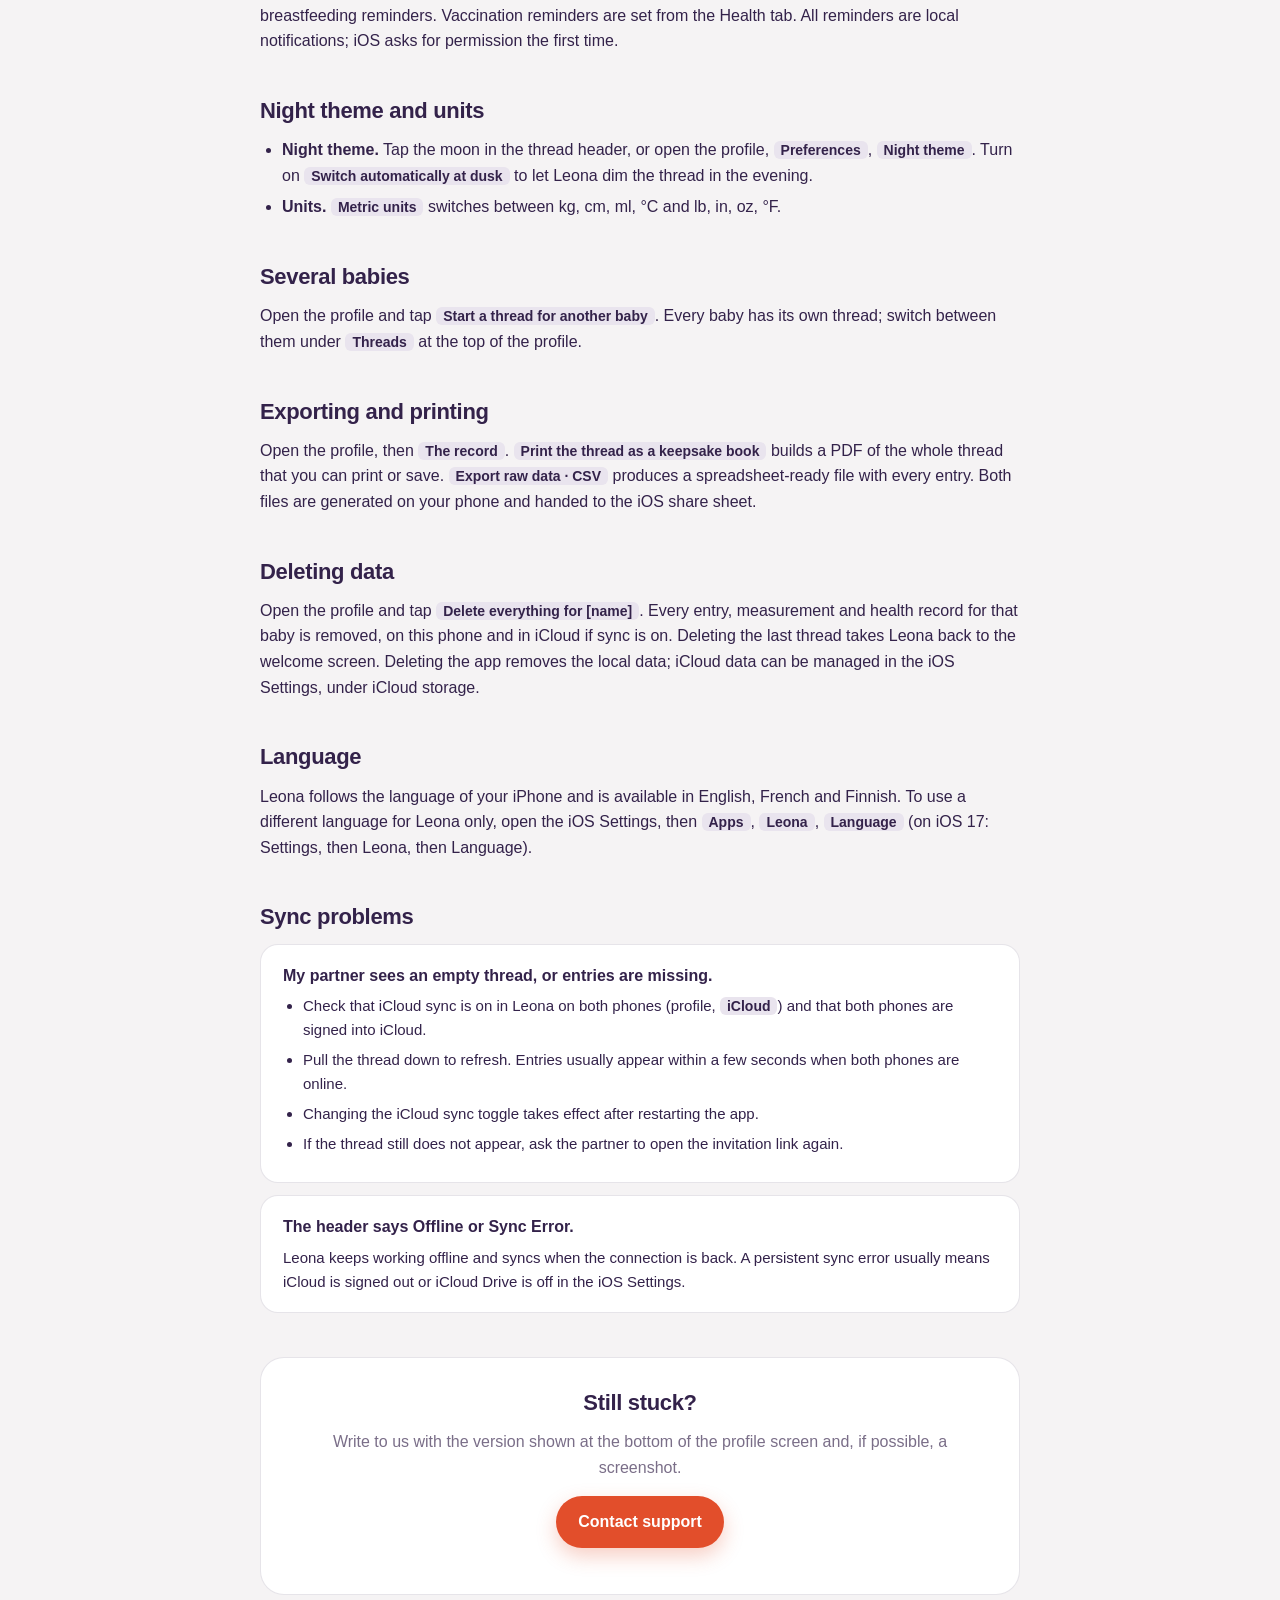
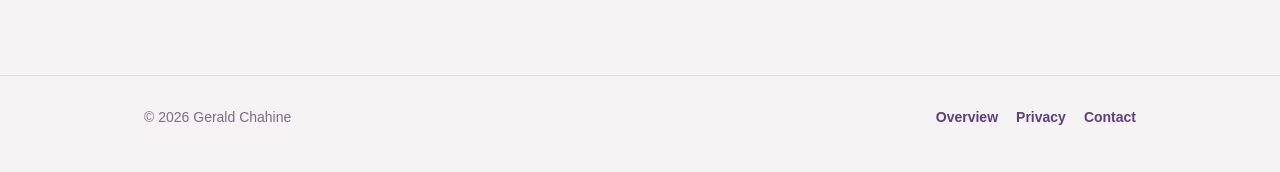
<file: docs/support.html>
<!DOCTYPE html>
<html lang="en" data-lang="en">
<head>
    <meta charset="UTF-8">
    <meta name="viewport" content="width=device-width, initial-scale=1.0">
    <title data-en="Leona · Help" data-fr="Leona · Aide">Leona · Help</title>
    <meta name="description" content="Help and answers for Leona, the baby tracker built around a thread: logging, Leona's suggestions, sessions, insights, sharing with a partner, reminders, export and privacy.">
    <link rel="icon" type="image/png" href="assets/icon.png">
    <link rel="stylesheet" href="site.css">
</head>
<body>
<header class="top">
    <div class="wrap">
        <a class="brand" href="index.html"><span class="mark">L</span>Leona</a>
        <nav class="nav">
            <a class="hide-sm" href="index.html"><span data-l="en">Overview</span><span data-l="fr">Présentation</span></a>
            <a class="current" href="support.html"><span data-l="en">Help</span><span data-l="fr">Aide</span></a>
            <a class="hide-sm" href="privacy.html"><span data-l="en">Privacy</span><span data-l="fr">Confidentialité</span></a>
            <span class="lang"><button type="button" data-set="en">EN</button><button type="button" data-set="fr">FR</button></span>
        </nav>
    </div>
</header>

<main class="wrap narrow doc">

<!-- ======================= ENGLISH ======================= -->
<div data-l="en">
    <h1>Help</h1>
    <p class="subtitle">How Leona works, screen by screen, and answers to the questions we get most.</p>

    <div class="toc">
        <a href="#start">Getting started</a><a href="#thread">The thread</a><a href="#logging">Logging</a><a href="#sessions">Sleep &amp; breastfeeding</a>
        <a href="#leona">Leona's suggestions</a><a href="#insights">Trends, growth, health</a><a href="#sharing">Sharing</a><a href="#reminders">Reminders</a>
        <a href="#preferences">Preferences</a><a href="#babies">Several babies</a><a href="#export">Export</a><a href="#delete">Deleting</a><a href="#language">Language</a><a href="#sync">Sync problems</a>
    </div>

    <h2 id="start">Getting started</h2>
    <p>The welcome screen asks two things: the baby's name and birth date. Girl or boy is optional and only shapes the WHO growth curves. Tap <kbd>Start the thread</kbd> and you are in. Units, reminders and sharing come up later, when you need them.</p>

    <h2 id="thread">The thread</h2>
    <p>Leona keeps one thread per baby. The newest entries sit at the bottom. Your entries are on the right in plum; your partner's are on the left. Under each bubble you see who logged it and at what time. Days are separated by a divider, and when your partner logged entries while you were away, a red marker shows where the new ones start.</p>
    <ul>
        <li><strong>Header.</strong> The photo and name open the profile. The moon switches the night theme. The chart icon opens Trends, Growth and Health. The magnifier opens search.</li>
        <li><strong>Summary bar.</strong> Feeds, total sleep and diapers for today, plus the time of the next expected feed.</li>
        <li><strong>Search.</strong> Every entry is searchable, with Feeds, Sleep, Diapers and Notes filters. Results show who logged each one.</li>
        <li><strong>Refresh.</strong> Pull the thread down to sync right away.</li>
    </ul>

    <h2 id="logging">Logging</h2>
    <p>The bar at the bottom of the thread has five chips: <kbd>Bottle</kbd>, <kbd>Breast</kbd>, <kbd>Sleep</kbd>, <kbd>Diaper</kbd> and <kbd>Solid</kbd>. Tap one to open its tray, adjust, then <kbd>Send</kbd>.</p>
    <ul>
        <li><strong>Bottle.</strong> The chip already shows the amount Leona expects. Choose formula or expressed milk and adjust the volume.</li>
        <li><strong>Breast.</strong> Minutes and side. Leona suggests the side to start on, based on the last session.</li>
        <li><strong>Solid.</strong> The food and the quantity.</li>
        <li><strong>Diaper.</strong> Pee, poo or both.</li>
        <li><strong>Time.</strong> Each tray defaults to now. Change it to log something that happened earlier.</li>
        <li><strong>Notes.</strong> Type in the field at the bottom and send. The note lands in the thread like any other entry.</li>
    </ul>
    <div class="faq">
        <h3>How do I edit or delete an entry?</h3>
        <p>Tap its bubble. The record shows the start and end, who logged it, and how it compares with the baby's usual amount, length or spacing. From there you can edit every field or remove the entry from the thread.</p>
    </div>

    <h2 id="sessions">Sleep and breastfeeding sessions</h2>
    <p>Sleep and breastfeeding run as live sessions. The running session stays pinned at the bottom of the thread with its timer. Tap it to open it.</p>
    <ul>
        <li><strong>Sleep.</strong> Tap <kbd>Sleep</kbd> when the baby goes down. The chip turns into <kbd>[name] woke</kbd>: tap it when the baby wakes. The finished sleep lands in the thread with its duration. If you started the session late, Leona offers <kbd>Fix start time</kbd>.</li>
        <li><strong>Breastfeeding.</strong> Tap <kbd>Breast</kbd> to start on the suggested side. Open the session to pause, switch sides or stop. The finished feed shows the side and the minutes.</li>
    </ul>

    <h2 id="leona">Leona's suggestions</h2>
    <p>Leona learns the baby's rhythm from the feeds you log. When the next feed is due within 30 minutes, or overdue, she posts a card at the bottom of the thread: the usual time and the usual amount.</p>
    <ul>
        <li><kbd>Log 160 ml</kbd> logs a bottle for that amount immediately.</li>
        <li><kbd>Not yet</kbd> hides the card until 20 minutes after the usual feed time.</li>
        <li><kbd>Why?</kbd> opens Trends, where the prediction comes from.</li>
    </ul>
    <p>Whatever you decide, Leona leaves a small bubble in the thread quoting what she asked and what you chose, so the decision stays visible. Those bubbles live on your phone only, for a day; they are not shared with your partner.</p>
    <div class="faq">
        <h3>How do I turn the suggestions off?</h3>
        <p>Open the profile, then <kbd>Preferences</kbd>, and switch off <kbd>Let Leona speak</kbd>. Leona never sends push notifications for suggestions; they only appear inside the thread.</p>
    </div>
    <div class="faq">
        <h3>Why is there no suggestion yet?</h3>
        <p>Leona needs a couple of feeds to predict the next one. She also stays quiet while a sleep is running and outside the 30-minute window before the usual feed.</p>
    </div>

    <h2 id="insights">Trends, growth and health</h2>
    <p>The chart icon in the thread header opens three tabs.</p>
    <ul>
        <li><strong>Trends.</strong> Feeds, sleep (nights versus naps) and diapers over the last days, with a plain-language read on what is changing.</li>
        <li><strong>Growth.</strong> Weight, height and head circumference on the WHO curves, from the 3rd to the 97th percentile. Each measurement is placed for the baby's age on that date. Add one with <kbd>+ Add</kbd>; open a measurement to delete it.</li>
        <li><strong>Health.</strong> Log an illness, a vaccination or a temperature. An active record stays pinned with its day count; mark it resolved when it is over. Set the date of the next vaccination and Leona reminds you a week before.</li>
    </ul>

    <h2 id="sharing">Sharing the thread with a partner</h2>
    <p>Sharing runs through iCloud. Both phones must be signed into iCloud, each with its own Apple account, and iCloud sync must be on in Leona (profile, <kbd>iCloud</kbd>).</p>
    <ol style="margin:0 0 14px 22px">
        <li>Open the profile, then <kbd>Sharing</kbd>.</li>
        <li>Tap <kbd>Invite a partner</kbd>, then <kbd>Send</kbd>. Share the link over Messages, WhatsApp, mail, any app. No iCloud address is needed.</li>
        <li>Your partner installs Leona and opens the link on their iPhone. The thread appears in their app.</li>
    </ol>
    <p>From then on, everything either of you logs shows up in both threads, with the name of the person who logged it. Set how your name appears under <kbd>Your name in the thread</kbd>. The Sharing screen also shows who logged what today and how long each of you has been off duty. Each of you gets a notification when the other adds an entry.</p>
    <div class="faq">
        <h3>How do I remove someone or stop sharing?</h3>
        <p>In <kbd>Sharing</kbd>, under <kbd>People</kbd>, open the participant and choose <kbd>Remove from the thread</kbd>. The owner of the thread can stop sharing entirely from the same screen; the thread then stays on the owner's phone only.</p>
    </div>

    <h2 id="reminders">Reminders and notifications</h2>
    <p>Open the profile, then <kbd>Reminders</kbd>. You can turn on feeding reminders with an interval of your choice, and breastfeeding reminders. Vaccination reminders are set from the Health tab. All reminders are local notifications; iOS asks for permission the first time.</p>

    <h2 id="preferences">Night theme and units</h2>
    <ul>
        <li><strong>Night theme.</strong> Tap the moon in the thread header, or open the profile, <kbd>Preferences</kbd>, <kbd>Night theme</kbd>. Turn on <kbd>Switch automatically at dusk</kbd> to let Leona dim the thread in the evening.</li>
        <li><strong>Units.</strong> <kbd>Metric units</kbd> switches between kg, cm, ml, °C and lb, in, oz, °F.</li>
    </ul>

    <h2 id="babies">Several babies</h2>
    <p>Open the profile and tap <kbd>Start a thread for another baby</kbd>. Every baby has its own thread; switch between them under <kbd>Threads</kbd> at the top of the profile.</p>

    <h2 id="export">Exporting and printing</h2>
    <p>Open the profile, then <kbd>The record</kbd>. <kbd>Print the thread as a keepsake book</kbd> builds a PDF of the whole thread that you can print or save. <kbd>Export raw data · CSV</kbd> produces a spreadsheet-ready file with every entry. Both files are generated on your phone and handed to the iOS share sheet.</p>

    <h2 id="delete">Deleting data</h2>
    <p>Open the profile and tap <kbd>Delete everything for [name]</kbd>. Every entry, measurement and health record for that baby is removed, on this phone and in iCloud if sync is on. Deleting the last thread takes Leona back to the welcome screen. Deleting the app removes the local data; iCloud data can be managed in the iOS Settings, under iCloud storage.</p>

    <h2 id="language">Language</h2>
    <p>Leona follows the language of your iPhone and is available in English, French and Finnish. To use a different language for Leona only, open the iOS Settings, then <kbd>Apps</kbd>, <kbd>Leona</kbd>, <kbd>Language</kbd> (on iOS 17: Settings, then Leona, then Language).</p>

    <h2 id="sync">Sync problems</h2>
    <div class="faq">
        <h3>My partner sees an empty thread, or entries are missing.</h3>
        <ul>
            <li>Check that iCloud sync is on in Leona on both phones (profile, <kbd>iCloud</kbd>) and that both phones are signed into iCloud.</li>
            <li>Pull the thread down to refresh. Entries usually appear within a few seconds when both phones are online.</li>
            <li>Changing the iCloud sync toggle takes effect after restarting the app.</li>
            <li>If the thread still does not appear, ask the partner to open the invitation link again.</li>
        </ul>
    </div>
    <div class="faq">
        <h3>The header says Offline or Sync Error.</h3>
        <p>Leona keeps working offline and syncs when the connection is back. A persistent sync error usually means iCloud is signed out or iCloud Drive is off in the iOS Settings.</p>
    </div>

    <div class="contact">
        <h2>Still stuck?</h2>
        <p>Write to us with the version shown at the bottom of the profile screen and, if possible, a screenshot.</p>
        <p style="margin-top:16px"><a class="btn" href="mailto:gerald.chahine@pm.me">Contact support</a></p>
    </div>
</div>

<!-- ======================= FRANÇAIS ======================= -->
<div data-l="fr">
    <h1>Aide</h1>
    <p class="subtitle">Comment Leona fonctionne, écran par écran, et les réponses aux questions qu'on nous pose le plus.</p>

    <div class="toc">
        <a href="#start-fr">Pour commencer</a><a href="#thread-fr">Le fil</a><a href="#logging-fr">Saisie</a><a href="#sessions-fr">Dodo et tétée</a>
        <a href="#leona-fr">Suggestions de Leona</a><a href="#insights-fr">Tendances, croissance, santé</a><a href="#sharing-fr">Partage</a><a href="#reminders-fr">Rappels</a>
        <a href="#preferences-fr">Préférences</a><a href="#babies-fr">Plusieurs bébés</a><a href="#export-fr">Export</a><a href="#delete-fr">Suppression</a><a href="#language-fr">Langue</a><a href="#sync-fr">Problèmes de synchro</a>
    </div>

    <h2 id="start-fr">Pour commencer</h2>
    <p>L'écran d'accueil pose deux questions : le prénom de bébé et sa date de naissance. Fille ou garçon reste facultatif et ne sert qu'aux courbes de croissance OMS. Touchez <kbd>Commencer le fil</kbd> et c'est parti. Unités, rappels et partage viennent plus tard, quand vous en avez besoin.</p>

    <h2 id="thread-fr">Le fil</h2>
    <p>Leona tient un fil par bébé. Les entrées les plus récentes sont en bas. Vos entrées sont à droite, en prune ; celles de votre partenaire à gauche. Sous chaque bulle, vous voyez qui l'a notée et à quelle heure. Les jours sont séparés par un trait, et quand votre partenaire a noté des entrées pendant votre absence, un repère rouge indique où commencent les nouveautés.</p>
    <ul>
        <li><strong>En-tête.</strong> La photo et le prénom ouvrent le profil. La lune bascule le thème nuit. L'icône graphique ouvre Tendances, Croissance et Santé. La loupe ouvre la recherche.</li>
        <li><strong>Barre de résumé.</strong> Repas, sommeil total et couches du jour, plus l'heure du prochain repas attendu.</li>
        <li><strong>Recherche.</strong> Toutes les entrées sont cherchables, avec des filtres Repas, Sommeil, Couches et Notes. Les résultats indiquent qui a noté chacune.</li>
        <li><strong>Rafraîchir.</strong> Tirez le fil vers le bas pour synchroniser tout de suite.</li>
    </ul>

    <h2 id="logging-fr">Saisie</h2>
    <p>La barre en bas du fil porte cinq puces : <kbd>Biberon</kbd>, <kbd>Sein</kbd>, <kbd>Dodo</kbd>, <kbd>Couche</kbd> et <kbd>Solide</kbd>. Touchez-en une pour ouvrir son tiroir, ajustez, puis <kbd>Envoyer</kbd>.</p>
    <ul>
        <li><strong>Biberon.</strong> La puce affiche déjà la quantité que Leona attend. Choisissez lait infantile ou lait tiré et ajustez le volume.</li>
        <li><strong>Sein.</strong> Minutes et côté. Leona suggère le côté par lequel commencer, d'après la dernière tétée.</li>
        <li><strong>Solide.</strong> L'aliment et la quantité.</li>
        <li><strong>Couche.</strong> Pipi, caca ou les deux.</li>
        <li><strong>Heure.</strong> Chaque tiroir démarre à maintenant. Changez-la pour noter quelque chose qui s'est passé plus tôt.</li>
        <li><strong>Notes.</strong> Tapez dans le champ en bas et envoyez. La note rejoint le fil comme n'importe quelle entrée.</li>
    </ul>
    <div class="faq">
        <h3>Comment modifier ou supprimer une entrée ?</h3>
        <p>Touchez sa bulle. La fiche montre le début et la fin, qui l'a notée, et l'écart avec la quantité, la durée ou l'espacement habituels de bébé. Depuis là, vous modifiez chaque champ ou retirez l'entrée du fil.</p>
    </div>

    <h2 id="sessions-fr">Dodo et tétée</h2>
    <p>Le dodo et la tétée fonctionnent en sessions en direct. La session en cours reste épinglée en bas du fil avec son chrono. Touchez-la pour l'ouvrir.</p>
    <ul>
        <li><strong>Dodo.</strong> Touchez <kbd>Dodo</kbd> quand bébé s'endort. La puce devient <kbd>[prénom] est réveillé·e</kbd> : touchez-la au réveil. Le dodo terminé rejoint le fil avec sa durée. Si vous avez lancé la session en retard, Leona propose <kbd>Corriger l'heure</kbd>.</li>
        <li><strong>Tétée.</strong> Touchez <kbd>Sein</kbd> pour démarrer du côté suggéré. Ouvrez la session pour mettre en pause, changer de côté ou arrêter. La tétée terminée affiche le côté et les minutes.</li>
    </ul>

    <h2 id="leona-fr">Les suggestions de Leona</h2>
    <p>Leona apprend le rythme de bébé à partir des repas que vous notez. Quand le prochain repas tombe dans les 30 minutes, ou qu'il est en retard, elle affiche une carte en bas du fil : l'heure habituelle et la quantité habituelle.</p>
    <ul>
        <li><kbd>Noter 160 ml</kbd> enregistre tout de suite un biberon de cette quantité.</li>
        <li><kbd>Pas encore</kbd> masque la carte jusqu'à 20 minutes après l'heure habituelle du repas.</li>
        <li><kbd>Pourquoi ?</kbd> ouvre les Tendances, d'où vient la prédiction.</li>
    </ul>
    <p>Quelle que soit votre décision, Leona laisse une petite bulle dans le fil qui cite ce qu'elle a demandé et ce que vous avez choisi, pour que la décision reste visible. Ces bulles restent sur votre téléphone uniquement, pendant une journée ; elles ne sont pas partagées avec votre partenaire.</p>
    <div class="faq">
        <h3>Comment désactiver les suggestions ?</h3>
        <p>Ouvrez le profil, puis <kbd>Préférences</kbd>, et désactivez <kbd>Laisser Leona parler</kbd>. Leona n'envoie jamais de notification pour ses suggestions ; elles n'apparaissent que dans le fil.</p>
    </div>
    <div class="faq">
        <h3>Pourquoi n'y a-t-il pas encore de suggestion ?</h3>
        <p>Leona a besoin de deux ou trois repas pour prédire le suivant. Elle reste aussi silencieuse pendant un dodo, et en dehors de la fenêtre de 30 minutes avant le repas habituel.</p>
    </div>

    <h2 id="insights-fr">Tendances, croissance et santé</h2>
    <p>L'icône graphique dans l'en-tête du fil ouvre trois onglets.</p>
    <ul>
        <li><strong>Tendances.</strong> Repas, sommeil (nuits et siestes) et couches sur les derniers jours, avec une lecture en mots simples de ce qui change.</li>
        <li><strong>Croissance.</strong> Poids, taille et périmètre crânien sur les courbes OMS, du 3e au 97e percentile. Chaque mesure est placée selon l'âge de bébé à cette date. Ajoutez-en une avec <kbd>+ Ajouter</kbd> ; ouvrez une mesure pour la supprimer.</li>
        <li><strong>Santé.</strong> Notez une maladie, une vaccination ou une température. Un épisode en cours reste épinglé avec son compte de jours ; marquez-le résolu quand c'est fini. Renseignez la date de la prochaine vaccination et Leona vous la rappelle une semaine avant.</li>
    </ul>

    <h2 id="sharing-fr">Partager le fil avec un partenaire</h2>
    <p>Le partage passe par iCloud. Les deux téléphones doivent être connectés à iCloud, chacun avec son propre compte Apple, et la synchronisation iCloud doit être activée dans Leona (profil, <kbd>iCloud</kbd>).</p>
    <ol style="margin:0 0 14px 22px">
        <li>Ouvrez le profil, puis <kbd>Partage</kbd>.</li>
        <li>Touchez <kbd>Inviter un·e partenaire</kbd>, puis <kbd>Envoyer</kbd>. Partagez le lien par Messages, WhatsApp, mail, n'importe quelle app. Aucune adresse iCloud n'est nécessaire.</li>
        <li>Votre partenaire installe Leona et ouvre le lien sur son iPhone. Le fil apparaît dans son app.</li>
    </ol>
    <p>Ensuite, tout ce que l'un ou l'autre note apparaît dans les deux fils, avec le nom de la personne qui l'a noté. Réglez votre nom sous <kbd>Votre nom dans le fil</kbd>. L'écran Partage montre aussi qui a noté quoi aujourd'hui et depuis combien de temps chacun est de repos. Chacun reçoit une notification quand l'autre ajoute une entrée.</p>
    <div class="faq">
        <h3>Comment retirer quelqu'un ou arrêter le partage ?</h3>
        <p>Dans <kbd>Partage</kbd>, sous <kbd>Personnes</kbd>, ouvrez le participant et choisissez <kbd>Retirer du fil</kbd>. Le propriétaire du fil peut arrêter complètement le partage depuis le même écran ; le fil reste alors uniquement sur son téléphone.</p>
    </div>

    <h2 id="reminders-fr">Rappels et notifications</h2>
    <p>Ouvrez le profil, puis <kbd>Rappels</kbd>. Vous pouvez activer des rappels de repas avec l'intervalle de votre choix, et des rappels de tétée. Les rappels de vaccination se règlent depuis l'onglet Santé. Tous les rappels sont des notifications locales ; iOS demande l'autorisation la première fois.</p>

    <h2 id="preferences-fr">Thème nuit et unités</h2>
    <ul>
        <li><strong>Thème nuit.</strong> Touchez la lune dans l'en-tête du fil, ou ouvrez le profil, <kbd>Préférences</kbd>, <kbd>Thème nuit</kbd>. Activez <kbd>Basculer au crépuscule</kbd> pour que Leona tamise le fil le soir.</li>
        <li><strong>Unités.</strong> <kbd>Unités métriques</kbd> bascule entre kg, cm, ml, °C et lb, in, oz, °F.</li>
    </ul>

    <h2 id="babies-fr">Plusieurs bébés</h2>
    <p>Ouvrez le profil et touchez <kbd>Ouvrir un fil pour un autre bébé</kbd>. Chaque bébé a son propre fil ; passez de l'un à l'autre sous <kbd>Fils</kbd>, en haut du profil.</p>

    <h2 id="export-fr">Exporter et imprimer</h2>
    <p>Ouvrez le profil, puis <kbd>Le registre</kbd>. <kbd>Imprimer le fil en livre souvenir</kbd> construit un PDF de tout le fil, à imprimer ou à enregistrer. <kbd>Exporter les données brutes · CSV</kbd> produit un fichier prêt pour un tableur avec toutes les entrées. Les deux fichiers sont générés sur votre téléphone et remis à la feuille de partage iOS.</p>

    <h2 id="delete-fr">Supprimer les données</h2>
    <p>Ouvrez le profil et touchez <kbd>Tout supprimer pour [prénom]</kbd>. Toutes les entrées, mesures et fiches santé de ce bébé sont retirées, sur ce téléphone et dans iCloud si la synchronisation est active. Supprimer le dernier fil ramène Leona à l'écran d'accueil. Supprimer l'app efface les données locales ; les données iCloud se gèrent dans les Réglages iOS, sous le stockage iCloud.</p>

    <h2 id="language-fr">Langue</h2>
    <p>Leona suit la langue de votre iPhone et existe en anglais, français et finnois. Pour utiliser une autre langue seulement dans Leona, ouvrez les Réglages iOS, puis <kbd>Apps</kbd>, <kbd>Leona</kbd>, <kbd>Langue</kbd> (sur iOS 17 : Réglages, puis Leona, puis Langue).</p>

    <h2 id="sync-fr">Problèmes de synchro</h2>
    <div class="faq">
        <h3>Mon partenaire voit un fil vide, ou des entrées manquent.</h3>
        <ul>
            <li>Vérifiez que la synchronisation iCloud est active dans Leona sur les deux téléphones (profil, <kbd>iCloud</kbd>) et que les deux téléphones sont connectés à iCloud.</li>
            <li>Tirez le fil vers le bas pour rafraîchir. Les entrées apparaissent en général en quelques secondes quand les deux téléphones sont en ligne.</li>
            <li>Un changement du réglage iCloud prend effet après redémarrage de l'app.</li>
            <li>Si le fil n'apparaît toujours pas, demandez à votre partenaire de rouvrir le lien d'invitation.</li>
        </ul>
    </div>
    <div class="faq">
        <h3>L'en-tête indique Hors ligne ou Erreur de synchro.</h3>
        <p>Leona continue de fonctionner hors ligne et synchronise au retour de la connexion. Une erreur persistante signifie en général qu'iCloud est déconnecté ou qu'iCloud Drive est désactivé dans les Réglages iOS.</p>
    </div>

    <div class="contact">
        <h2>Toujours bloqué ?</h2>
        <p>Écrivez-nous avec la version affichée en bas de l'écran de profil et, si possible, une capture d'écran.</p>
        <p style="margin-top:16px"><a class="btn" href="mailto:gerald.chahine@pm.me">Contacter le support</a></p>
    </div>
</div>

</main>

<footer>
    <div class="wrap">
        <span>&copy; 2026 Gerald Chahine</span>
        <nav>
            <a href="index.html"><span data-l="en">Overview</span><span data-l="fr">Présentation</span></a>
            <a href="privacy.html"><span data-l="en">Privacy</span><span data-l="fr">Confidentialité</span></a>
            <a href="mailto:gerald.chahine@pm.me">Contact</a>
        </nav>
    </div>
</footer>
<script src="site.js"></script>
</body>
</html>
</file>
<file: docs/site.css>
:root {
  --canvas: #F5F3F4;
  --card: #FFFFFF;
  --ink: #33224A;
  --ink-soft: #5B3E86;
  --muted: #7A6E88;
  --line: rgba(51, 34, 74, 0.12);
  --vermilion: #E24E2B;
  --lilac: #8A73C4;
  --moss: #2F7A5A;
  --tint: #FBEDE7;
  --tint-ink: #9A3418;
  --mine: #33224A;
  --theirs: #E9E4EE;
  --radius: 18px;
  --band-bg: #33224A;
  --band-ink: #F5F3F4;
  --band-muted: rgba(245, 243, 244, 0.78);
  --band-link: #FFB8A3;
  --shadow: 0 14px 40px rgba(51, 34, 74, 0.10);
}
@media (prefers-color-scheme: dark) {
  :root {
    --canvas: #191223;
    --card: #241A33;
    --ink: #F5F3F4;
    --ink-soft: #C9B8EA;
    --muted: #A99CBB;
    --line: rgba(245, 243, 244, 0.14);
    --tint: #3A2416;
    --tint-ink: #F4B59E;
    --mine: #5B3E86;
    --theirs: #2E2340;
    --band-bg: #2E2340;
    --band-ink: #F5F3F4;
    --band-muted: rgba(245, 243, 244, 0.72);
    --band-link: #FFB8A3;
    --shadow: 0 14px 40px rgba(0, 0, 0, 0.35);
  }
}
* { margin: 0; padding: 0; box-sizing: border-box; }
html { scroll-behavior: smooth; }
body {
  font-family: "Avenir Next", -apple-system, BlinkMacSystemFont, "Segoe UI", Roboto, sans-serif;
  color: var(--ink);
  background: var(--canvas);
  line-height: 1.6;
  -webkit-font-smoothing: antialiased;
}
html[data-lang="en"] [data-l="fr"] { display: none !important; }
html[data-lang="fr"] [data-l="en"] { display: none !important; }
a { color: var(--vermilion); text-decoration: none; }
a:hover { text-decoration: underline; }
img { max-width: 100%; display: block; }
.wrap { max-width: 1040px; margin: 0 auto; padding: 0 24px; }
.narrow { max-width: 760px; }

/* Header */
.top {
  position: sticky; top: 0; z-index: 10;
  background: color-mix(in srgb, var(--canvas) 88%, transparent);
  backdrop-filter: saturate(160%) blur(14px);
  -webkit-backdrop-filter: saturate(160%) blur(14px);
  border-bottom: 1px solid var(--line);
}
.top .wrap { display: flex; align-items: center; gap: 18px; height: 64px; }
.brand { display: flex; align-items: center; gap: 10px; color: var(--ink); font-weight: 700; font-size: 18px; letter-spacing: 0.01em; }
.brand:hover { text-decoration: none; }
.mark {
  width: 30px; height: 30px; border-radius: 9px; background: var(--vermilion); color: #fff;
  display: inline-flex; align-items: center; justify-content: center; font-weight: 800; font-size: 15px;
}
.nav { display: flex; gap: 18px; margin-left: auto; align-items: center; font-size: 15px; font-weight: 600; }
.nav a { color: var(--ink-soft); }
.nav a.current { color: var(--ink); }
.lang { display: inline-flex; border: 1px solid var(--line); border-radius: 999px; overflow: hidden; }
.lang button {
  border: 0; background: transparent; color: var(--muted); font: inherit; font-weight: 700; font-size: 12px;
  letter-spacing: 0.08em; padding: 6px 12px; cursor: pointer;
}
.lang button.on { background: var(--ink); color: var(--canvas); }
@media (max-width: 640px) { .nav .hide-sm { display: none; } }

/* Buttons */
.btn {
  display: inline-flex; align-items: center; gap: 10px; padding: 13px 22px; border-radius: 999px;
  background: var(--vermilion); color: #fff; font-weight: 700; font-size: 16px; box-shadow: 0 8px 20px rgba(226, 78, 43, 0.28);
}
.btn:hover { text-decoration: none; background: #C7401F; }
.btn.ghost { background: transparent; color: var(--ink); border: 1.5px solid var(--line); box-shadow: none; }
.btn.ghost:hover { border-color: var(--ink); background: transparent; }
.btn svg { width: 20px; height: 20px; fill: currentColor; }

/* Hero */
.hero { padding: 72px 0 40px; text-align: center; }
.eyebrow {
  display: inline-block; background: var(--vermilion); color: #fff; font-weight: 800; font-size: 12px;
  letter-spacing: 0.14em; padding: 6px 14px; border-radius: 999px; margin-bottom: 22px;
}
h1 { font-size: clamp(36px, 6vw, 60px); line-height: 1.05; font-weight: 800; letter-spacing: -0.02em; max-width: 14ch; margin: 0 auto 18px; }
.lead { font-size: clamp(17px, 2.2vw, 21px); color: var(--muted); max-width: 46ch; margin: 0 auto 30px; }
.cta { display: flex; gap: 12px; justify-content: center; flex-wrap: wrap; }
.fine { color: var(--muted); font-size: 13px; margin-top: 14px; }

/* Gallery */
.gallery { display: flex; gap: 18px; overflow-x: auto; padding: 30px 24px 40px; scroll-snap-type: x mandatory; -webkit-overflow-scrolling: touch; }
.gallery::-webkit-scrollbar { height: 8px; }
.gallery::-webkit-scrollbar-thumb { background: var(--line); border-radius: 8px; }
.gallery img {
  flex: 0 0 auto; width: min(300px, 74vw); border-radius: 26px; box-shadow: var(--shadow); scroll-snap-align: center;
  border: 1px solid var(--line);
}

/* Sections */
section { padding: 56px 0; }
h2 { font-size: clamp(26px, 3.6vw, 36px); line-height: 1.15; font-weight: 800; letter-spacing: -0.015em; margin-bottom: 10px; }
.sub { color: var(--muted); font-size: 17px; max-width: 60ch; margin-bottom: 34px; }
.label { color: var(--vermilion); font-weight: 800; font-size: 12px; letter-spacing: 0.14em; text-transform: uppercase; margin-bottom: 12px; }
.grid { display: grid; grid-template-columns: repeat(auto-fit, minmax(280px, 1fr)); gap: 18px; }
.card {
  background: var(--card); border: 1px solid var(--line); border-radius: var(--radius); padding: 24px;
}
.card h3 { font-size: 18px; font-weight: 700; margin-bottom: 8px; }
.card p { color: var(--muted); font-size: 15px; }
.card .tick { width: 4px; height: 26px; border-radius: 3px; margin-bottom: 16px; }
.tick.vermilion { background: var(--vermilion); }
.tick.lilac { background: var(--lilac); }
.tick.moss { background: var(--moss); }
.tick.plum { background: var(--ink-soft); }

/* Sample thread */
.thread { background: var(--card); border: 1px solid var(--line); border-radius: 24px; padding: 22px; max-width: 460px; margin: 0 auto; }
.bubble { max-width: 82%; padding: 11px 15px; border-radius: 18px; font-size: 15px; font-weight: 600; margin-bottom: 4px; display: flex; gap: 10px; align-items: flex-start; }
.bubble i { flex: 0 0 4px; width: 4px; align-self: stretch; border-radius: 2px; }
.bubble small { display: block; font-weight: 400; color: inherit; opacity: 0.72; font-size: 13px; }
.theirs { background: var(--theirs); color: var(--ink); border-bottom-left-radius: 6px; }
.mine { background: var(--mine); color: #fff; margin-left: auto; border-bottom-right-radius: 6px; }
.meta { font-size: 11px; font-weight: 700; color: var(--muted); margin: 0 8px 12px; }
.meta.right { text-align: right; }
.suggest { background: var(--tint); border: 1px solid rgba(226, 78, 43, 0.25); border-radius: 18px; padding: 14px 16px; margin-top: 8px; }
.suggest .who { display: flex; align-items: center; gap: 8px; font-size: 11px; font-weight: 800; letter-spacing: 0.12em; color: var(--tint-ink); margin-bottom: 8px; }
.suggest .who b { width: 18px; height: 18px; border-radius: 5px; background: var(--vermilion); color: #fff; display: inline-flex; align-items: center; justify-content: center; font-size: 11px; }
.suggest p { font-size: 15px; font-weight: 600; margin-bottom: 12px; }
.suggest .row { display: flex; gap: 8px; }
.suggest .row span { flex: 1; text-align: center; padding: 10px; border-radius: 12px; font-weight: 700; font-size: 14px; }
.suggest .row .go { background: var(--vermilion); color: #fff; }
.suggest .row .no { background: var(--card); color: var(--vermilion); border: 1px solid rgba(226, 78, 43, 0.35); }

.split { display: grid; grid-template-columns: 1.1fr 1fr; gap: 40px; align-items: center; }
@media (max-width: 800px) { .split { grid-template-columns: 1fr; } }

/* Steps */
.steps { counter-reset: step; display: grid; grid-template-columns: repeat(auto-fit, minmax(240px, 1fr)); gap: 18px; }
.step { position: relative; padding: 24px 24px 24px 64px; background: var(--card); border: 1px solid var(--line); border-radius: var(--radius); }
.step::before {
  counter-increment: step; content: counter(step); position: absolute; left: 22px; top: 22px;
  width: 30px; height: 30px; border-radius: 50%; background: var(--ink); color: var(--canvas);
  display: flex; align-items: center; justify-content: center; font-weight: 800; font-size: 14px;
}
.step h3 { font-size: 17px; margin-bottom: 6px; }
.step p { color: var(--muted); font-size: 15px; }

/* Band */
.band { background: var(--band-bg); color: var(--band-ink); border: 1px solid var(--line); border-radius: 28px; padding: 44px; display: grid; grid-template-columns: 1.4fr 1fr; gap: 30px; align-items: center; }
.band h2 { color: var(--band-ink); }
.band p { color: var(--band-muted); font-size: 16px; }
.band ul { list-style: none; display: grid; gap: 10px; }
.band li { padding-left: 26px; position: relative; font-weight: 600; }
.band li::before { content: ""; position: absolute; left: 0; top: 9px; width: 12px; height: 12px; border-radius: 50%; background: var(--moss); }
.band a { color: var(--band-link); }
@media (max-width: 800px) { .band { grid-template-columns: 1fr; padding: 30px; } }

/* Docs pages */
.doc { padding: 56px 0 24px; }
.doc h1 { font-size: clamp(32px, 5vw, 44px); margin: 0 0 8px; max-width: none; }
.doc .date, .doc .subtitle { color: var(--muted); font-size: 16px; margin-bottom: 30px; }
.doc h2 { font-size: 22px; margin: 44px 0 14px; scroll-margin-top: 80px; }
.doc p, .doc li { color: var(--ink); font-size: 16px; }
.doc p { margin-bottom: 14px; }
.doc ul { margin: 0 0 14px 22px; }
.doc li { margin-bottom: 6px; }
.doc kbd { font: inherit; font-weight: 700; background: var(--theirs); color: var(--ink); padding: 1px 7px; border-radius: 6px; font-size: 14px; }
.faq { background: var(--card); border: 1px solid var(--line); border-radius: var(--radius); padding: 18px 22px; margin-bottom: 12px; }
.faq h3 { font-size: 16px; font-weight: 700; margin-bottom: 6px; }
.faq p { margin-bottom: 8px; font-size: 15px; color: var(--ink); }
.faq p:last-child { margin-bottom: 0; }
.faq ul { margin: 0 0 8px 20px; }
.faq li { font-size: 15px; }
.toc { display: flex; flex-wrap: wrap; gap: 8px; margin-bottom: 8px; }
.toc a { font-size: 13px; font-weight: 700; padding: 6px 12px; border-radius: 999px; border: 1px solid var(--line); color: var(--ink-soft); background: var(--card); }
.toc a:hover { text-decoration: none; border-color: var(--ink-soft); }
.highlight { background: var(--tint); border-left: 4px solid var(--vermilion); padding: 14px 18px; border-radius: 0 12px 12px 0; margin: 20px 0 28px; }
.highlight p { margin: 0; color: var(--tint-ink); font-weight: 600; }
.contact { background: var(--card); border: 1px solid var(--line); border-radius: 24px; padding: 32px; text-align: center; margin-top: 44px; }
.contact h2 { margin-top: 0; }
.contact p { color: var(--muted); }

footer { border-top: 1px solid var(--line); margin-top: 56px; padding: 30px 0 44px; color: var(--muted); font-size: 14px; }
footer .wrap { display: flex; flex-wrap: wrap; gap: 14px 24px; align-items: center; }
footer nav { display: flex; gap: 18px; margin-left: auto; }
footer a { color: var(--ink-soft); font-weight: 600; }

/* App icon in the hero */
.appicon { width: 96px; height: 96px; border-radius: 22px; margin: 0 auto 22px; box-shadow: var(--shadow); }
</file>
